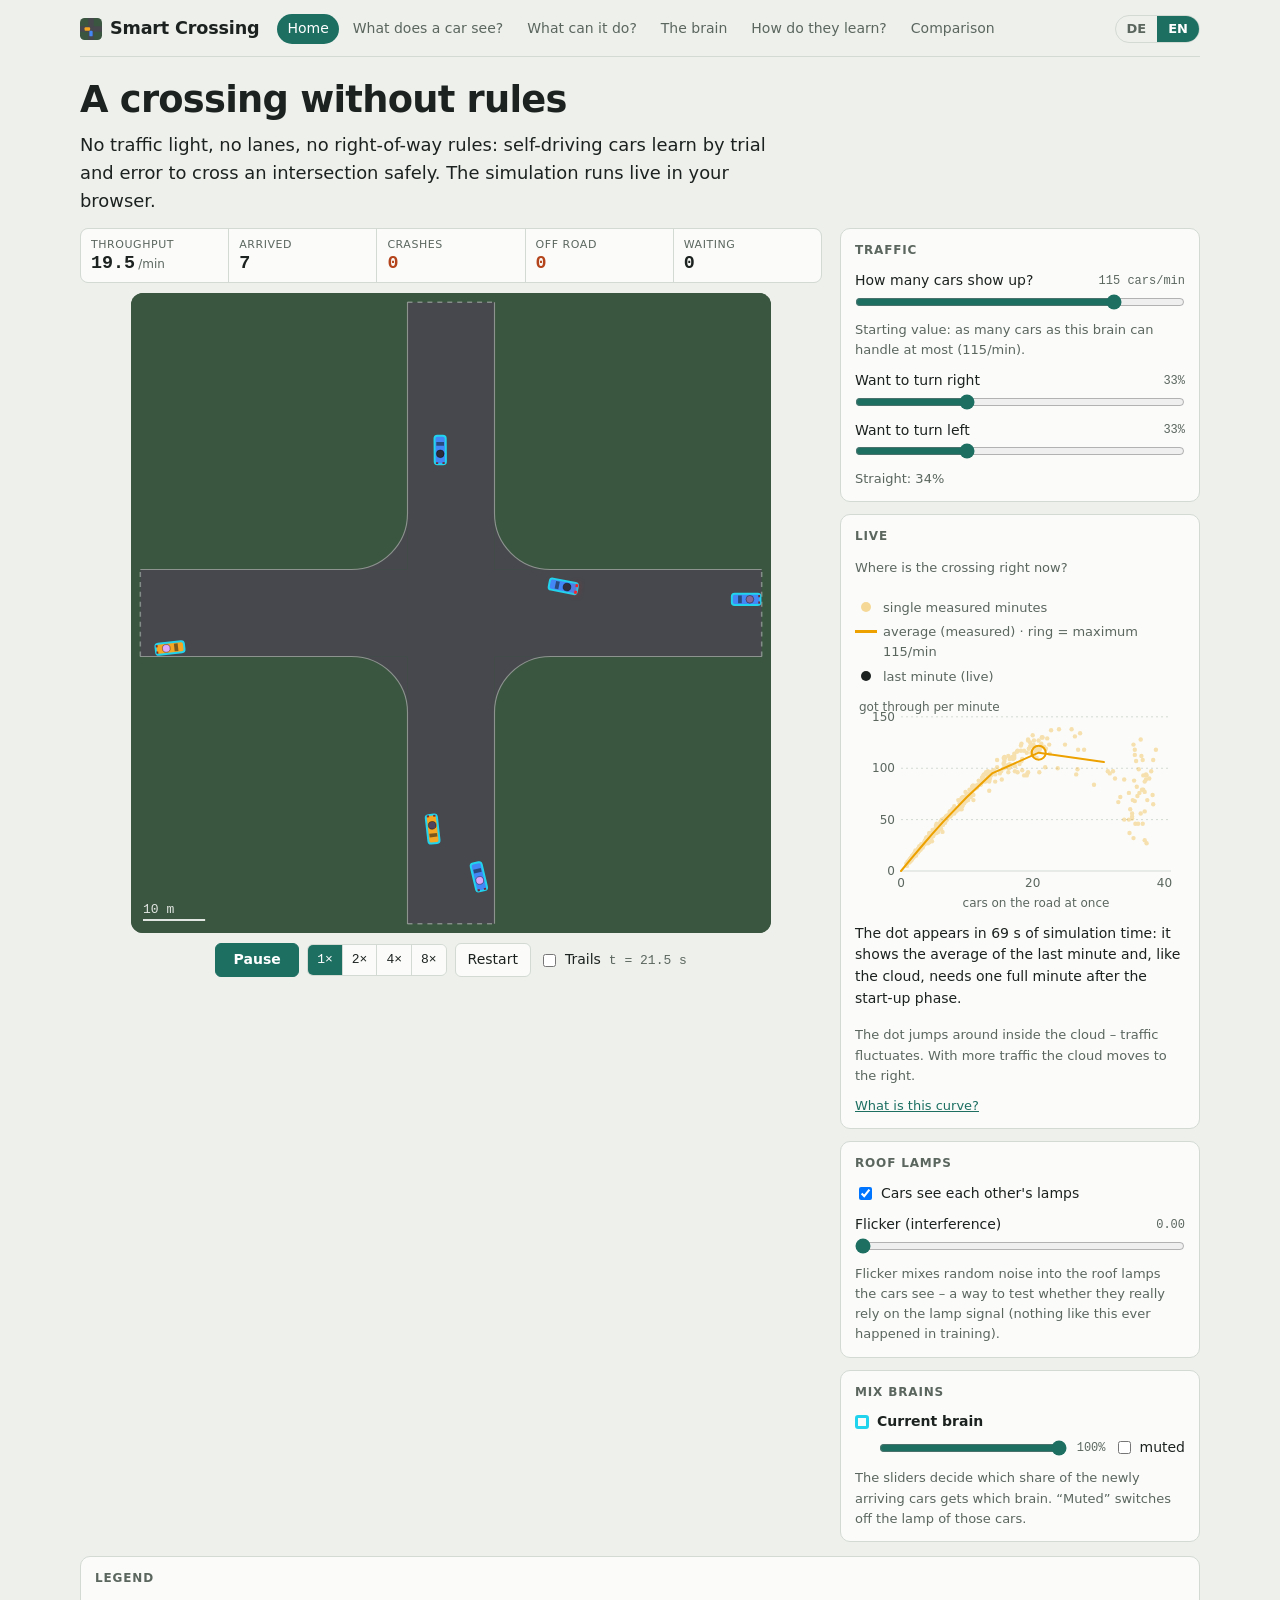
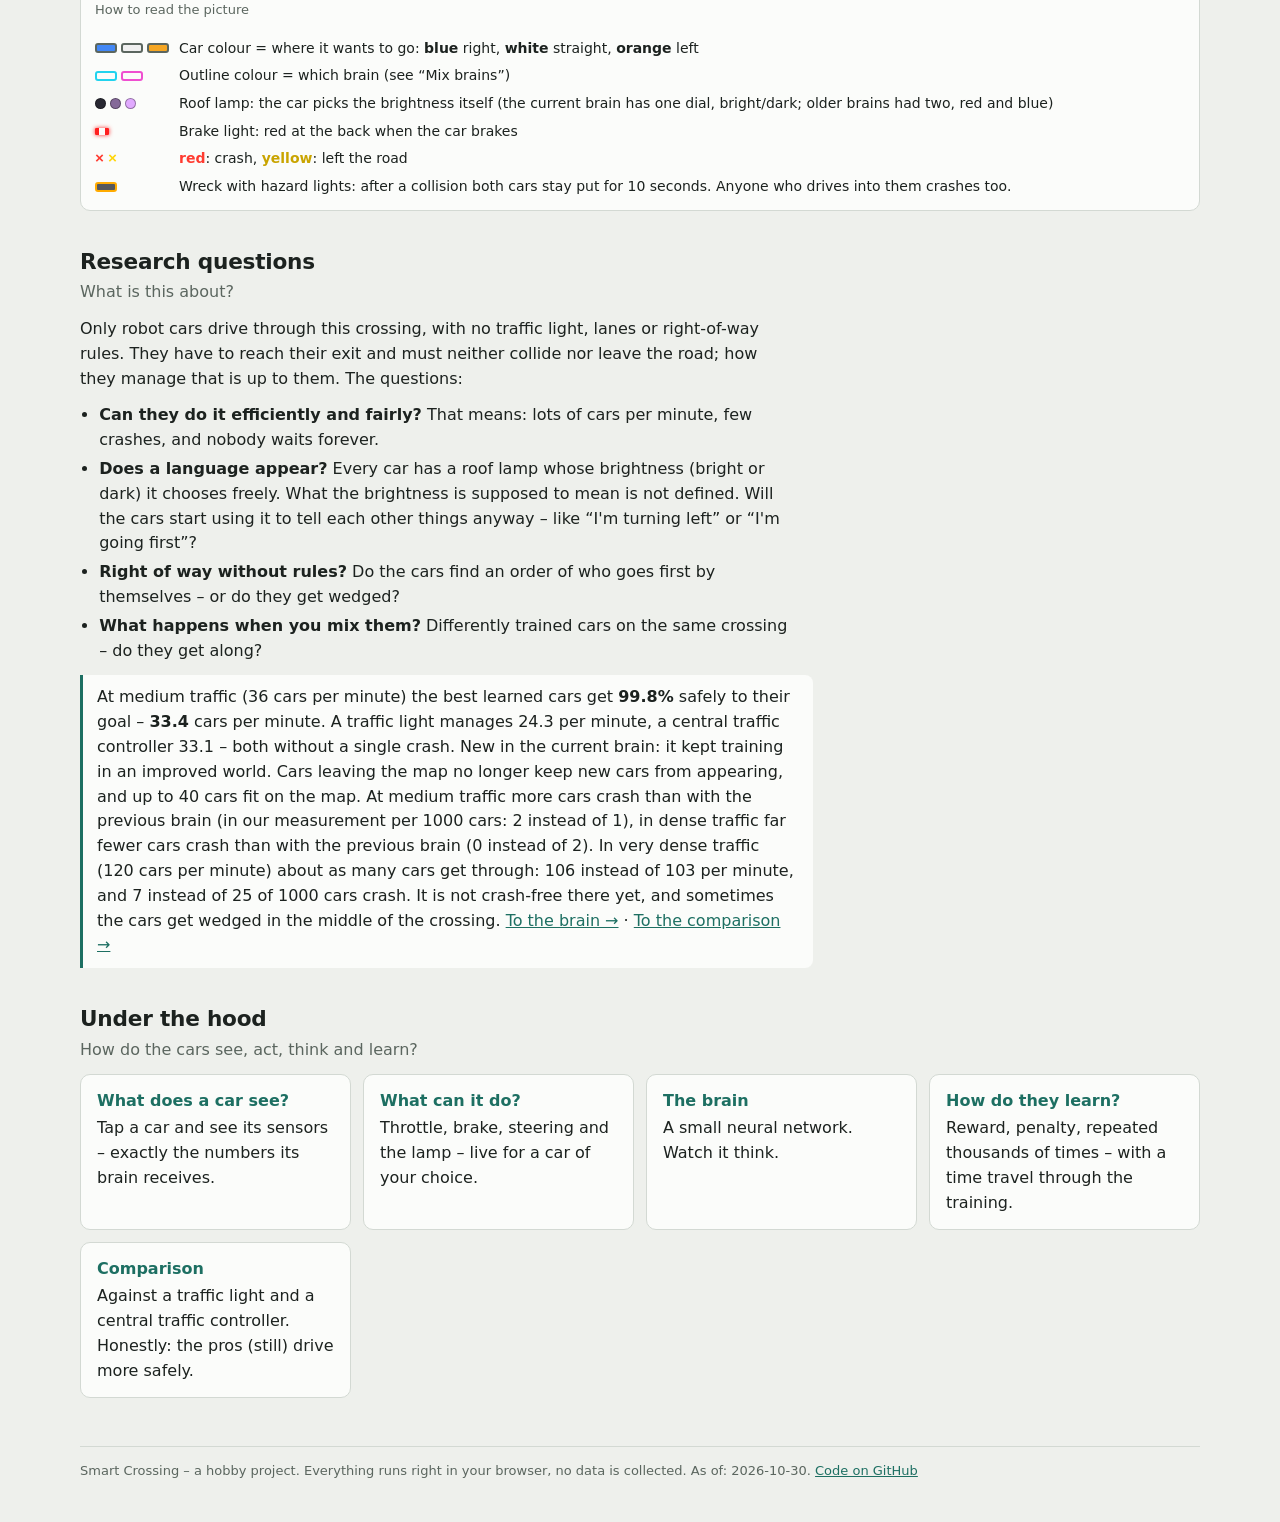
<file: site/public/index.html>
<!doctype html>
<html lang="de">
<head>
<meta charset="utf-8">
<meta name="viewport" content="width=device-width, initial-scale=1, viewport-fit=cover">
<title data-i18n="idx.smart-crossing">Smart Crossing</title>
<meta data-i18n-attr="content=idx.meta-eine-kreuzung-ohne" name="description" content="Eine Kreuzung ohne Ampel, ohne Spuren, ohne Regeln: selbstfahrende Autos lernen, wie man heil durchkommt. Live im Browser.">
<link rel="icon" href="favicon.svg" type="image/svg+xml">
<link rel="stylesheet" href="css/site.css?v=c7766df1">
</head>
<body data-page="start">
<div class="wrap">
<header class="top"><a class="brand" href="index.html"><svg viewBox="0 0 24 24" aria-hidden="true"><rect width="24" height="24" rx="5" fill="#3b5640"/><path d="M9 0h6v24H9zM0 9h24v6H0z" fill="#46484d"/><rect x="5" y="10.2" width="6" height="3.6" rx="1" fill="#f5a623"/><rect x="10.2" y="14" width="3.6" height="6" rx="1" fill="#4287f5"/></svg>Smart Crossing</a><nav class="nav" aria-label="Seiten" data-i18n-attr="aria-label=nav.aria"><a href="index.html" aria-current="page" data-i18n="nav.index">Start</a><a href="sehen.html" data-i18n="nav.sehen">Was sieht ein Auto?</a><a href="tun.html" data-i18n="nav.tun">Was kann es tun?</a><a href="gehirn.html" data-i18n="nav.gehirn">Das Gehirn</a><a href="lernen.html" data-i18n="nav.lernen">Wie lernen sie?</a><a href="vergleich.html" data-i18n="nav.vergleich">Vergleich</a></nav><div class="lang" role="group" aria-label="Sprache / Language"><button type="button" data-lang="de" aria-pressed="true" lang="de">DE</button><button type="button" data-lang="en" aria-pressed="false" lang="en">EN</button></div></header>
<h1 data-i18n="idx.eine-kreuzung-ohne-regeln">Eine Kreuzung ohne Regeln</h1>
<p data-i18n="idx.keine-ampel-keine-fahrspuren" class="lead">Keine Ampel, keine Fahrspuren, keine Vorfahrtsregeln: Selbstfahrende Autos lernen durch Ausprobieren,
eine Kreuzung heil zu überqueren. Die Simulation läuft live in deinem Browser.</p>

<div class="sim-layout">
  <section data-i18n-attr="aria-label=idx.aria-live-simulation" id="stage" aria-label="Live-Simulation"></section>
  <aside class="panel">
    <div class="group">
      <h3 data-i18n="idx.verkehr">Verkehr</h3>
      <div class="ctl"><label data-i18n="idx.wie-viele-autos-kommen" for="demand">Wie viele Autos kommen?</label><output id="demand-o" for="demand"></output>
        <input type="range" id="demand" min="0" max="0.6" step="0.01" value="0.24"></div>
      <p class="hint" id="demand-opt" hidden></p>
      <div class="ctl"><label data-i18n="idx.wollen-rechts-abbiegen" for="pright">Wollen rechts abbiegen</label><output id="pright-o" for="pright"></output>
        <input type="range" id="pright" min="0" max="100" step="1" value="33"></div>
      <div class="ctl"><label data-i18n="idx.wollen-links-abbiegen" for="pleft">Wollen links abbiegen</label><output id="pleft-o" for="pleft"></output>
        <input type="range" id="pleft" min="0" max="100" step="1" value="33"></div>
      <p class="hint" id="pstraight"></p>
    </div>
    <div class="group" id="fd-live">
      <h3 data-i18n="idx.fd-title">Live</h3>
<p class="sub" data-i18n="idx.fd-sub">Wo steht die Kreuzung gerade?</p>
      <div class="chart-legend fd-legend">
        <span><i class="fd-key-cloud"></i><span data-i18n="idx.fd-leg-cloud">einzelne gemessene Minuten</span></span>
        <span><i class="line-key fd-key-line"></i><span class="fd-leg-text"><span data-i18n="idx.fd-leg-line">Durchschnitt (gemessen)</span><span id="fd-max"></span></span></span>
        <span><i class="fd-key-dot"></i><span data-i18n="idx.fd-leg-dot">letzte Minute (live)</span></span>
      </div>
      <div id="fd-mini"></div>
      <p class="fd-now" id="fd-now" aria-live="off"></p>
      <p data-i18n="idx.fd-hint" class="hint">Der Punkt springt innerhalb der Wolke – Verkehr schwankt. Mit mehr Verkehr wandert die Wolke nach rechts.</p>
      <p class="hint"><a data-i18n="idx.fd-link" href="vergleich.html#fundamental">Was ist das für eine Kurve?</a></p>
    </div>
    <div class="group">
      <h3 data-i18n="idx.dachlampen">Dachlampen</h3>
      <label class="toggle"><input type="checkbox" id="sigon" checked> <span data-i18n="idx.autos-sehen-die-lampen">Autos sehen die Lampen der anderen</span></label>
      <div class="ctl"><label data-i18n="idx.flackern-stoerung" for="noise">Flackern (Störung)</label><output id="noise-o" for="noise"></output>
        <input type="range" id="noise" min="0" max="1" step="0.05" value="0"></div>
      <p data-i18n="idx.flackern-mischt-zufaelliges-rauschen" class="hint">Flackern mischt zufälliges Rauschen in die Dachlampen, die die Autos sehen – so lässt sich testen, ob sie sich wirklich auf das Lampensignal verlassen (im Training kam so etwas nie vor).</p>
    </div>
    <div class="group">
      <h3 data-i18n="idx.gehirne-mischen">Gehirne mischen</h3>
      <div id="types"></div>
      <p data-i18n="idx.die-regler-bestimmen-welcher" class="hint">Die Regler bestimmen, welcher Anteil der neu ankommenden Autos welches Gehirn bekommt. „Stumm“ schaltet die Lampe dieser Autos aus.</p>
    </div>
  </aside>
</div>

<div class="group" style="margin-top:6px">
  <h3 data-i18n="idx.so-liest-du-das">Legende</h3>
<p class="sub" data-i18n="idx.legende-sub">So liest du das Bild</p>
  <div class="legend">
    <span class="key"><span class="carkey" style="background:#4287f5"></span><span class="carkey" style="background:#f0f0f0"></span><span class="carkey" style="background:#f5a623"></span></span>
    <span data-i18n="idx.farbe-des-autos-wohin">Farbe des Autos = wohin es will: <b>blau</b> rechts, <b>weiß</b> geradeaus, <b>orange</b> links</span>
    <span class="key"><span class="carkey" style="background:transparent;border-color:#22d3ee"></span><span class="carkey" style="background:transparent;border-color:#ef4fd0"></span></span>
    <span data-i18n="idx.rahmenfarbe-welches-gehirn-siehe">Rahmenfarbe = welches Gehirn (siehe „Gehirne mischen“)</span>
    <span class="key"><span class="lamp" style="background:rgb(40,40,50)"></span><span class="lamp" style="background:rgb(133,105,153)"></span><span class="lamp" style="background:rgb(225,170,255)"></span></span>
    <span data-i18n="idx.dachlampe-helligkeit-waehlt-das">Dachlampe: Helligkeit wählt das Auto selbst (das aktuelle Gehirn hat einen Regler, hell/dunkel; ältere Gehirne hatten zwei, rot und blau)</span>
    <span class="key"><span class="brakekey"></span></span>
    <span data-i18n="idx.bremslicht-hinten-rot-wenn">Bremslicht: hinten rot, wenn das Auto bremst</span>
    <span class="key"><span class="xmark" style="color:#ff3b30">×</span><span class="xmark" style="color:#ffd60a">×</span></span>
    <span data-i18n="idx.rot-unfall-gelb-von"><b style="color:#ff3b30">rot</b>: Unfall, <b style="color:#c9a400">gelb</b>: von der Straße abgekommen</span>
    <span class="key"><span class="carkey" style="background:#55575c;border-color:#ffab00"></span></span>
    <span data-i18n="idx.wrack-mit-warnblinker-nach">Wrack mit Warnblinker: Nach einem Zusammenstoß bleiben beide Autos 10 Sekunden stehen. Wer hineinfährt, hat selbst einen Unfall.</span>
  </div>
</div>

<h2 data-i18n="idx.worum-geht-s">Forschungsfragen</h2>
<p class="sub" data-i18n="idx.worum-sub">Worum geht es hier?</p>
<p data-i18n="idx.stell-dir-vor-an">Hier fahren ausschließlich Roboterautos durch eine Kreuzung, ohne Ampel, Fahrspuren und Vorfahrtsregeln.
Sie müssen an ihrer Ausfahrt ankommen und dürfen weder zusammenstoßen noch von der Straße abkommen; wie sie das schaffen, entscheiden sie selbst.
Die Fragen dazu:</p>
<ul class="plain">
  <li data-i18n="idx.schaffen-sie-das-effizient"><b>Schaffen sie das effizient und fair?</b> Also: viele Autos pro Minute, wenig Unfälle, und niemand muss ewig warten.</li>
  <li data-i18n="idx.entsteht-eine-sprache-jedes"><b>Entsteht eine Sprache?</b> Jedes Auto hat eine Dachlampe, deren Helligkeit (hell oder dunkel) es frei wählt. Was die Helligkeit bedeuten soll, ist nicht festgelegt.
    Fangen die Autos trotzdem an, sich damit etwas mitzuteilen – etwa „ich biege links ab“ oder „ich fahre zuerst“?</li>
  <li data-i18n="idx.vorfahrt-ohne-regeln-finden"><b>Vorfahrt ohne Regeln?</b> Finden die Autos selbst eine Reihenfolge, wer zuerst fährt – oder verkeilen sie sich?</li>
  <li data-i18n="idx.was-passiert-beim-mischen"><b>Was passiert beim Mischen?</b> Verschieden trainierte Autos auf derselben Kreuzung – vertragen sie sich?</li>
</ul>

<div data-i18n="idx.die-autos-lernen-noch" class="note" id="status">Die Autos lernen noch.</div>

<h2 data-i18n="idx.schau-unter-die-haube">Unter der Haube</h2>
<p class="sub" data-i18n="idx.haube-sub">Wie sehen, handeln, denken und lernen die Autos?</p>
<div class="cards">
  <a data-i18n="idx.was-sieht-ein-auto" class="card" href="sehen.html"><b>Was sieht ein Auto?</b>Tippe ein Auto an und sieh seine Sensoren – genau die Zahlen, die sein Gehirn bekommt.</a>
  <a data-i18n="idx.was-kann-es-tun" class="card" href="tun.html"><b>Was kann es tun?</b>Gas, Bremse, Lenkung und die Lampe – live für ein Auto deiner Wahl.</a>
  <a data-i18n="idx.das-gehirn-ein-kleines" class="card" href="gehirn.html"><b>Das Gehirn</b>Ein kleines neuronales Netz. Sieh zu, wie es denkt.</a>
  <a data-i18n="idx.wie-lernen-sie-belohnung" class="card" href="lernen.html"><b>Wie lernen sie?</b>Belohnung, Strafe, tausendfach wiederholt – mit Zeitreise durchs Training.</a>
  <a data-i18n="idx.vergleich-gegen-ampel-und" class="card" href="vergleich.html"><b>Vergleich</b>Gegen Ampel und zentralen Verkehrsrechner. Ehrlich: Die Profis fahren (noch) sicherer.</a>
</div>
<footer data-i18n="footer">Smart Crossing – ein Hobbyprojekt. Alles läuft direkt in deinem Browser, es werden keine Daten gesammelt. Stand: 2026-10-30. <a href="https://github.com/Sipsipl/smartcrossing">Code auf GitHub</a></footer>
</div>
<script src="data/site-data.js?v=c7766df1"></script>
<script src="js/i18n-de.js?v=c7766df1"></script>
<script src="js/i18n-en.js?v=c7766df1"></script>
<script src="js/i18n.js?v=c7766df1"></script>
<script src="js/sim-config.js?v=c7766df1"></script>
<script src="js/sim.js?v=c7766df1"></script>
<script src="js/crossing.js?v=c7766df1"></script>
<script src="js/charts.js?v=c7766df1"></script>
<script src="js/fdwindow.js?v=c7766df1"></script>
<script src="js/pages.js?v=c7766df1"></script>
</body>
</html>
</file>
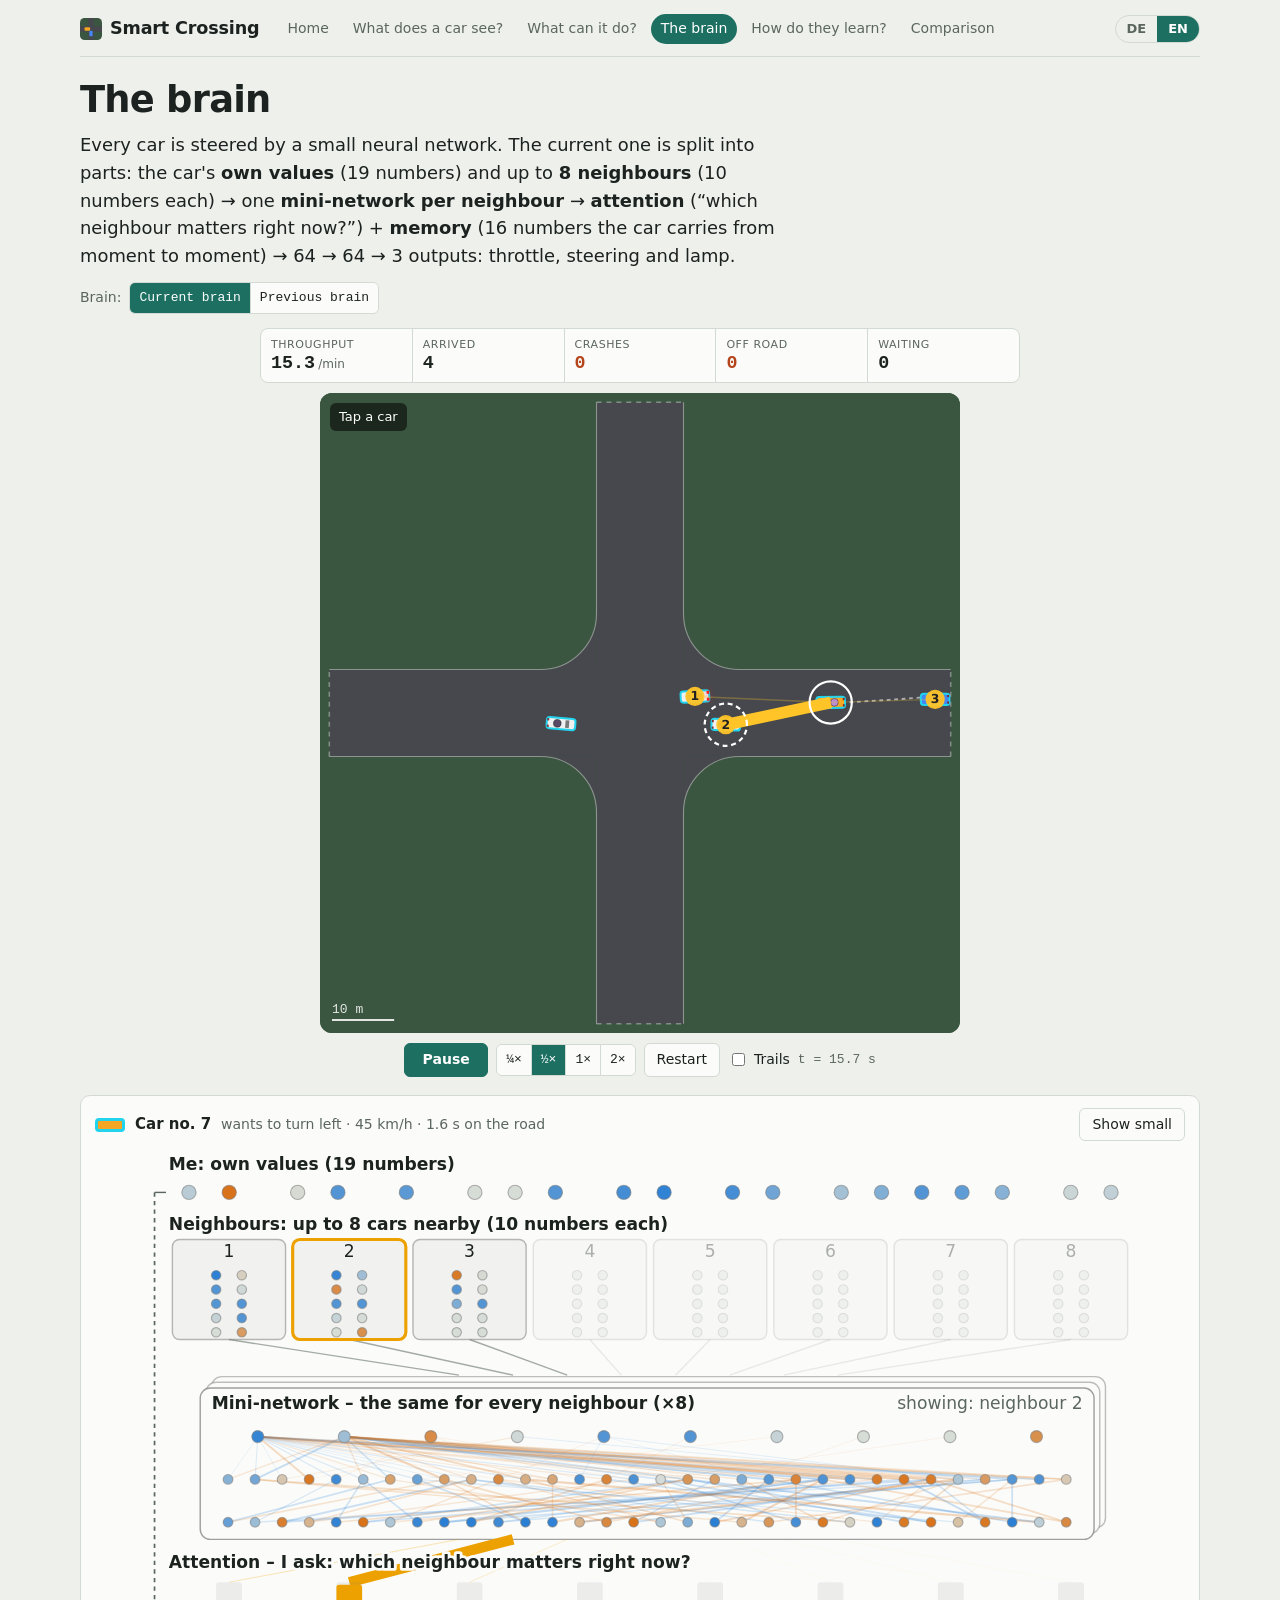
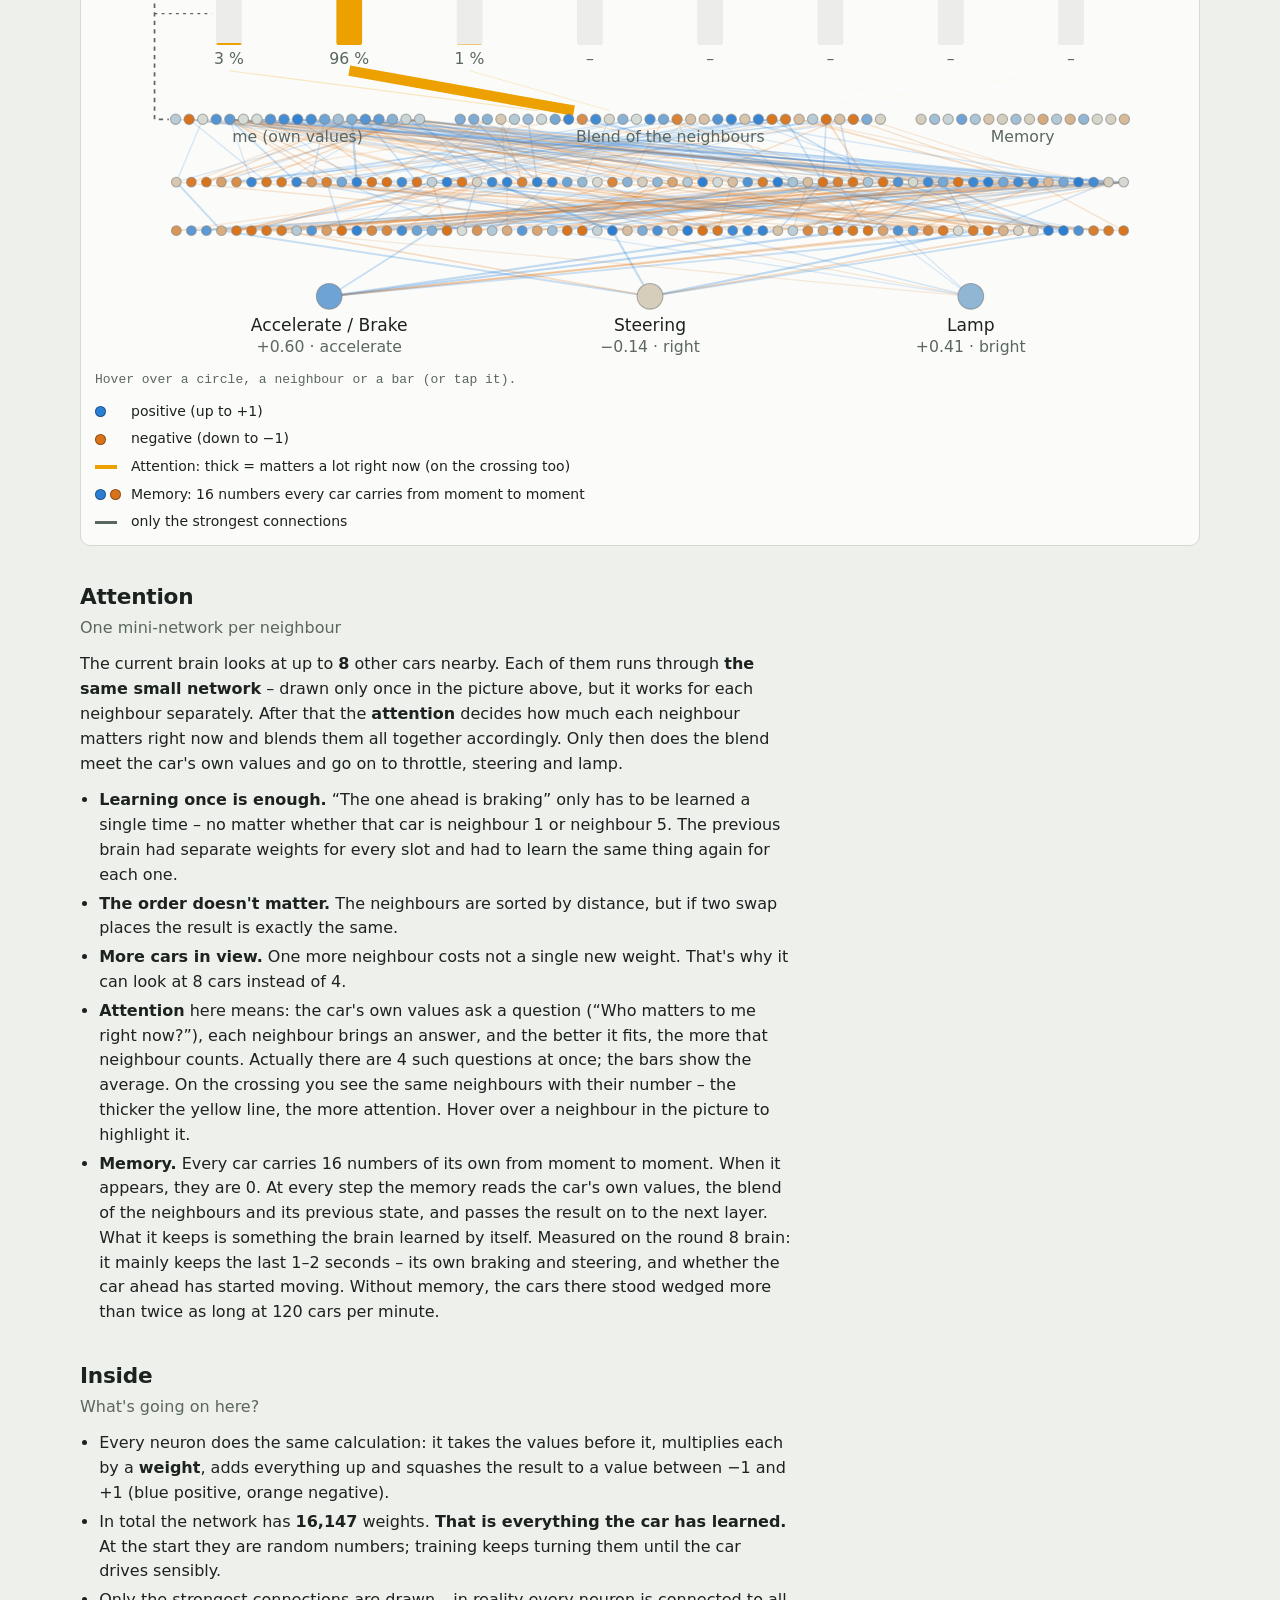
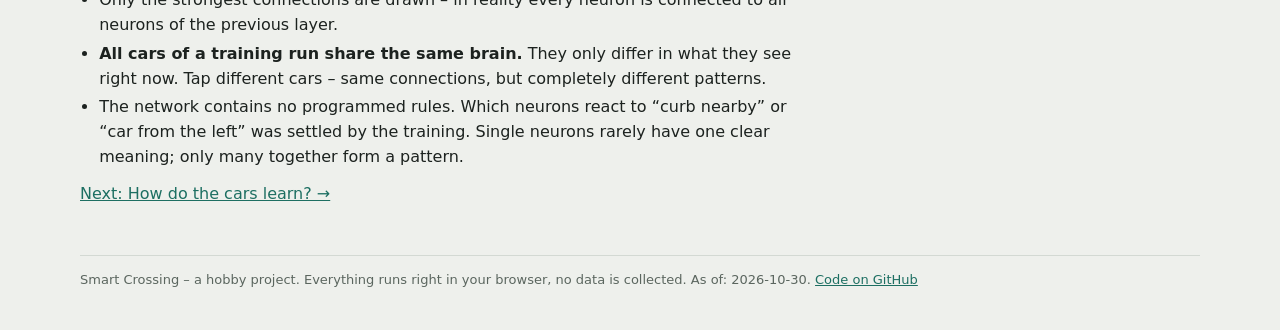
<file: site/public/gehirn.html>
<!doctype html>
<html lang="de">
<head>
<meta charset="utf-8">
<meta name="viewport" content="width=device-width, initial-scale=1, viewport-fit=cover">
<title data-i18n="brain.das-gehirn-smart-crossing">Das Gehirn – Smart Crossing</title>
<meta data-i18n-attr="content=brain.meta-das-neuronale-netz" name="description" content="Das neuronale Netz eines selbstfahrenden Autos, live beim Denken.">
<link rel="icon" href="favicon.svg" type="image/svg+xml">
<link rel="stylesheet" href="css/site.css?v=c7766df1">
</head>
<body data-page="gehirn">
<div class="wrap">
<header class="top"><a class="brand" href="index.html"><svg viewBox="0 0 24 24" aria-hidden="true"><rect width="24" height="24" rx="5" fill="#3b5640"/><path d="M9 0h6v24H9zM0 9h24v6H0z" fill="#46484d"/><rect x="5" y="10.2" width="6" height="3.6" rx="1" fill="#f5a623"/><rect x="10.2" y="14" width="3.6" height="6" rx="1" fill="#4287f5"/></svg>Smart Crossing</a><nav class="nav" aria-label="Seiten" data-i18n-attr="aria-label=nav.aria"><a href="index.html" data-i18n="nav.index">Start</a><a href="sehen.html" data-i18n="nav.sehen">Was sieht ein Auto?</a><a href="tun.html" data-i18n="nav.tun">Was kann es tun?</a><a href="gehirn.html" aria-current="page" data-i18n="nav.gehirn">Das Gehirn</a><a href="lernen.html" data-i18n="nav.lernen">Wie lernen sie?</a><a href="vergleich.html" data-i18n="nav.vergleich">Vergleich</a></nav><div class="lang" role="group" aria-label="Sprache / Language"><button type="button" data-lang="de" aria-pressed="true" lang="de">DE</button><button type="button" data-lang="en" aria-pressed="false" lang="en">EN</button></div></header>
<h1 data-i18n="brain.das-gehirn">Das Gehirn</h1>
<p data-i18n="brain.jedes-auto-wird-von" class="lead" id="brain-lead">Jedes Auto wird von einem kleinen neuronalen Netz gesteuert: <span id="brain-sizes">48 Eingänge → 32 → 32 → 4 Ausgänge</span>.
Links kommen die Sensorwerte rein, rechts kommen Gas, Lenkung und Lampe raus. Dazwischen: zwei Schichten „Neuronen“.</p>

<div class="brain-pick" id="brain-pick-box" hidden><span data-i18n="brain.gehirn" class="muted small">Gehirn:</span> <div data-i18n-attr="aria-label=brain.aria-welches-gehirn" class="seg" role="radiogroup" aria-label="Welches Gehirn" id="brain-pick"></div></div>

<div class="sim-layout wide-panel big" id="brain-layout">
  <section data-i18n-attr="aria-label=brain.aria-live-simulation" id="stage" aria-label="Live-Simulation"></section>
  <aside class="panel">
    <div class="group" id="brainnote">
      <div class="brain-head"><div id="selhead"></div><button data-i18n="brain.klein-anzeigen" type="button" class="btn" id="brain-big" aria-pressed="true">Klein anzeigen</button></div>
      <div class="brain-box"><canvas data-i18n-attr="aria-label=brain.aria-netzdiagramm-mit-live" id="net" aria-label="Netzdiagramm mit Live-Aktivierungen"></canvas><div id="setnet" hidden></div></div>
      <div data-i18n="brain.fahre-mit-der-maus" class="tip" id="tip">Fahre mit der Maus über einen Kreis (oder tippe darauf).</div>
      <div class="legend small">
        <span class="key"><span class="lamp" style="background:var(--pos)"></span></span><span data-i18n="brain.positiv-bis">positiv (bis +1)</span>
        <span class="key"><span class="lamp" style="background:var(--neg)"></span></span><span data-i18n="brain.negativ-bis">negativ (bis −1)</span>
        <span class="key" data-set-only hidden><span class="line-key" style="border-color:var(--c4);border-top-width:4px"></span></span><span data-i18n="brain.aufmerksamkeit-dick-zaehlt-gerade" data-set-only hidden>Aufmerksamkeit: dick = zählt gerade viel (auch in der Kreuzung)</span>
        <span class="key" data-mem-only hidden><span class="lamp" style="background:var(--pos)"></span><span class="lamp" style="background:var(--neg)"></span></span><span data-i18n="brain.legende-gedaechtnis" data-mem-only hidden>Gedächtnis: <span data-hm>16</span> Zahlen, die jedes Auto von Augenblick zu Augenblick mitnimmt</span>
        <span class="key"><span class="line-key" style="border-color:var(--muted)"></span></span><span data-i18n="brain.nur-die-staerksten-verbindungen">nur die stärksten Verbindungen</span>
      </div>
    </div>
  </aside>
</div>

<section id="set-explain" hidden>
<h2 data-i18n="brain.warum-ein-mini-netz">Aufmerksamkeit</h2>
<p class="sub" data-i18n="brain.mini-sub">Ein Mini-Netz für jeden Nachbarn</p>
<p data-i18n="brain.das-aktuelle-gehirn-schaut">Das aktuelle Gehirn schaut auf bis zu <b data-k>8</b> andere Autos in der Nähe. Jedes davon läuft durch <b>dasselbe kleine Netz</b> – oben im Bild nur einmal
gezeichnet, aber es arbeitet für jeden Nachbarn einzeln. Danach entscheidet die <b>Aufmerksamkeit</b>, wie viel jeder Nachbar gerade zählt, und mischt alle entsprechend zusammen.
Erst dann kommt die Mischung mit den eigenen Werten zusammen und es geht weiter zu Gas, Lenkung und Lampe.</p>
<ul class="plain">
  <li data-i18n="brain.einmal-lernen-reicht-der"><b>Einmal lernen reicht.</b> „Der vor mir bremst“ muss das Gehirn nur ein einziges Mal lernen – egal, ob dieses Auto gerade Nachbar 1 oder Nachbar 5 ist.
    Das vorherige Gehirn hatte für jeden Platz eigene Gewichte und musste dasselbe für jeden Platz extra lernen.</li>
  <li data-i18n="brain.die-reihenfolge-ist-egal"><b>Die Reihenfolge ist egal.</b> Die Nachbarn sind zwar nach Abstand sortiert, aber tauschen zwei die Plätze, kommt genau dasselbe heraus.</li>
  <li data-i18n="brain.mehr-autos-im-blick"><b>Mehr Autos im Blick.</b> Ein weiterer Nachbar kostet kein einziges neues Gewicht. Deshalb kann es <span data-k>8</span> statt 4 Autos ansehen.</li>
  <li data-i18n="brain.aufmerksamkeit-heisst-hier-die"><b>Aufmerksamkeit</b> heißt hier: Die eigenen Werte stellen eine Frage („Wer ist für mich gerade wichtig?“), jeder Nachbar bringt eine Antwort mit,
    und je besser die passt, desto mehr zählt er. Eigentlich sind es <span data-heads>4</span> solche Fragen gleichzeitig; die Balken zeigen den Durchschnitt.
    In der Kreuzung siehst du dieselben Nachbarn mit Nummer – je dicker die gelbe Linie, desto mehr Aufmerksamkeit. Fahre über einen Nachbarn im Bild, um ihn zu markieren.</li>
  <li data-i18n="brain.gedaechtnis-li" data-mem-only hidden><b>Gedächtnis.</b> Jedes Auto trägt <span data-hm>16</span> eigene Zahlen von Augenblick zu Augenblick weiter. Wenn es auftaucht, stehen sie auf 0.
    Bei jedem Schritt liest das Gedächtnis die eigenen Werte, die Mischung der Nachbarn und seinen vorigen Stand und gibt das Ergebnis mit in die nächste Schicht.
    Was es sich merkt, hat das Gehirn selbst gelernt. Gemessen beim Gehirn aus Runde 8: Es merkt sich vor allem die letzten 1–2 Sekunden – eigenes Bremsen und Lenken, und ob der Vordermann losgefahren ist. Ohne Gedächtnis standen die Autos dort bei 120 Autos pro Minute mehr als doppelt so lange verkeilt.</li>
</ul>
</section>

<h2 data-i18n="brain.was-passiert-da">Im Inneren</h2>
<p class="sub" data-i18n="brain.innen-sub">Was passiert da?</p>
<ul class="plain">
  <li data-i18n="brain.jedes-neuron-rechnet-dasselbe">Jedes Neuron rechnet dasselbe: Es nimmt die Werte davor, multipliziert jeden mit einem <b>Gewicht</b>, zählt alles zusammen und
    drückt das Ergebnis auf einen Wert zwischen −1 und +1 (blau positiv, orange negativ).</li>
  <li data-i18n="brain.insgesamt-hat-das-netz">Insgesamt hat das Netz <b id="brain-params">2 788</b> Gewichte. <b>Das ist alles, was das Auto gelernt hat.</b> Am Anfang sind es Zufallszahlen;
    das Training dreht so lange an ihnen, bis das Auto vernünftig fährt.</li>
  <li data-i18n="brain.gezeichnet-sind-nur-die">Gezeichnet sind nur die stärksten Verbindungen – in Wahrheit hängt jedes Neuron an allen der vorigen Schicht.</li>
  <li data-i18n="brain.alle-autos-eines-trainingslaufs"><b>Alle Autos eines Trainingslaufs teilen dasselbe Gehirn.</b> Sie unterscheiden sich nur darin, was sie gerade sehen. Tippe verschiedene Autos an –
    gleiche Verbindungen, aber ganz andere Muster.</li>
  <li data-i18n="brain.niemand-hat-dem-netz">Im Netz stehen keine einprogrammierten Regeln. Welche Neuronen auf „Bordstein in der Nähe“ oder „Auto von links“ reagieren, hat das Training festgelegt.
    Einzelne Neuronen haben dabei selten eine eindeutige Bedeutung; erst viele zusammen bilden ein Muster.</li>
</ul>
<p><a data-i18n="brain.weiter-wie-lernen-die" href="lernen.html">Weiter: Wie lernen die Autos? →</a></p>
<footer data-i18n="footer">Smart Crossing – ein Hobbyprojekt. Alles läuft direkt in deinem Browser, es werden keine Daten gesammelt. Stand: 2026-10-30. <a href="https://github.com/Sipsipl/smartcrossing">Code auf GitHub</a></footer>
</div>
<script src="data/site-data.js?v=c7766df1"></script>
<script src="js/i18n-de.js?v=c7766df1"></script>
<script src="js/i18n-en.js?v=c7766df1"></script>
<script src="js/i18n.js?v=c7766df1"></script>
<script src="js/sim-config.js?v=c7766df1"></script>
<script src="js/sim.js?v=c7766df1"></script>
<script src="js/crossing.js?v=c7766df1"></script>
<script src="js/brain.js?v=c7766df1"></script>
<script src="js/pages.js?v=c7766df1"></script>
</body>
</html>
</file>
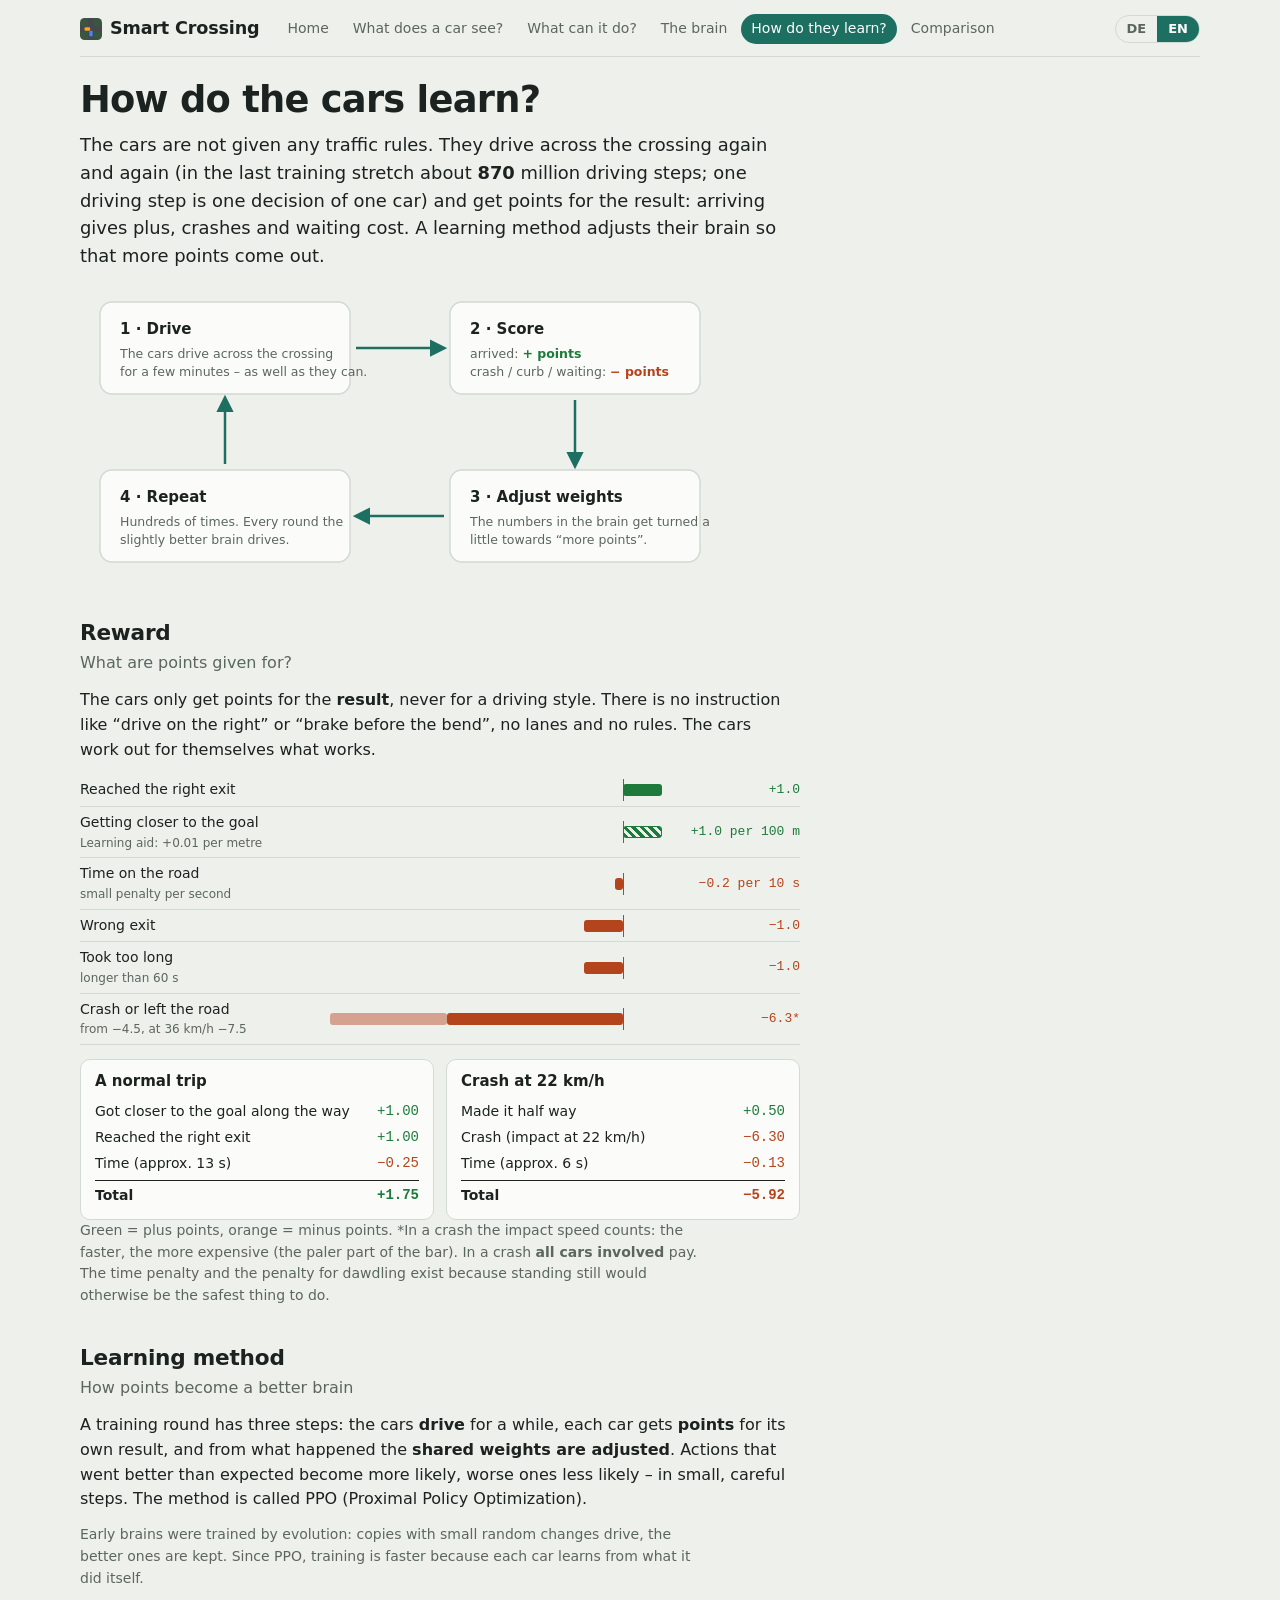
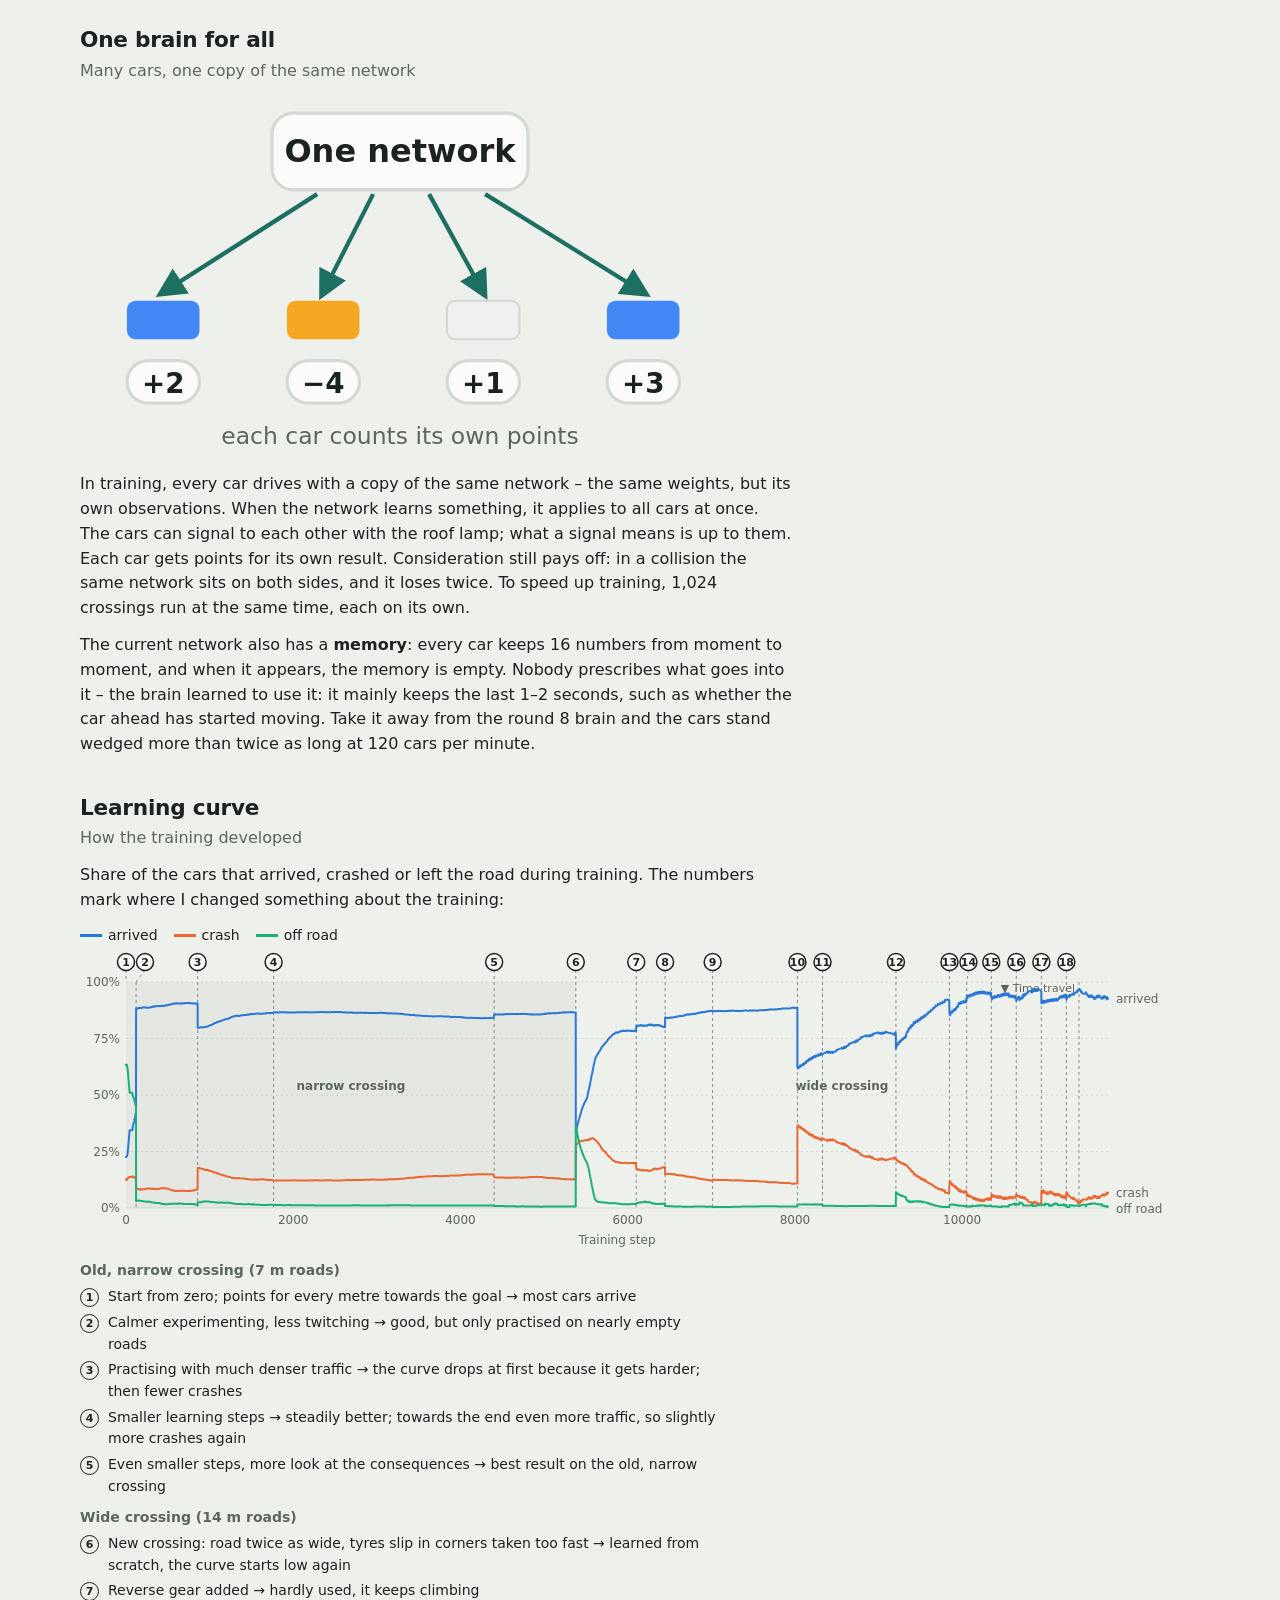
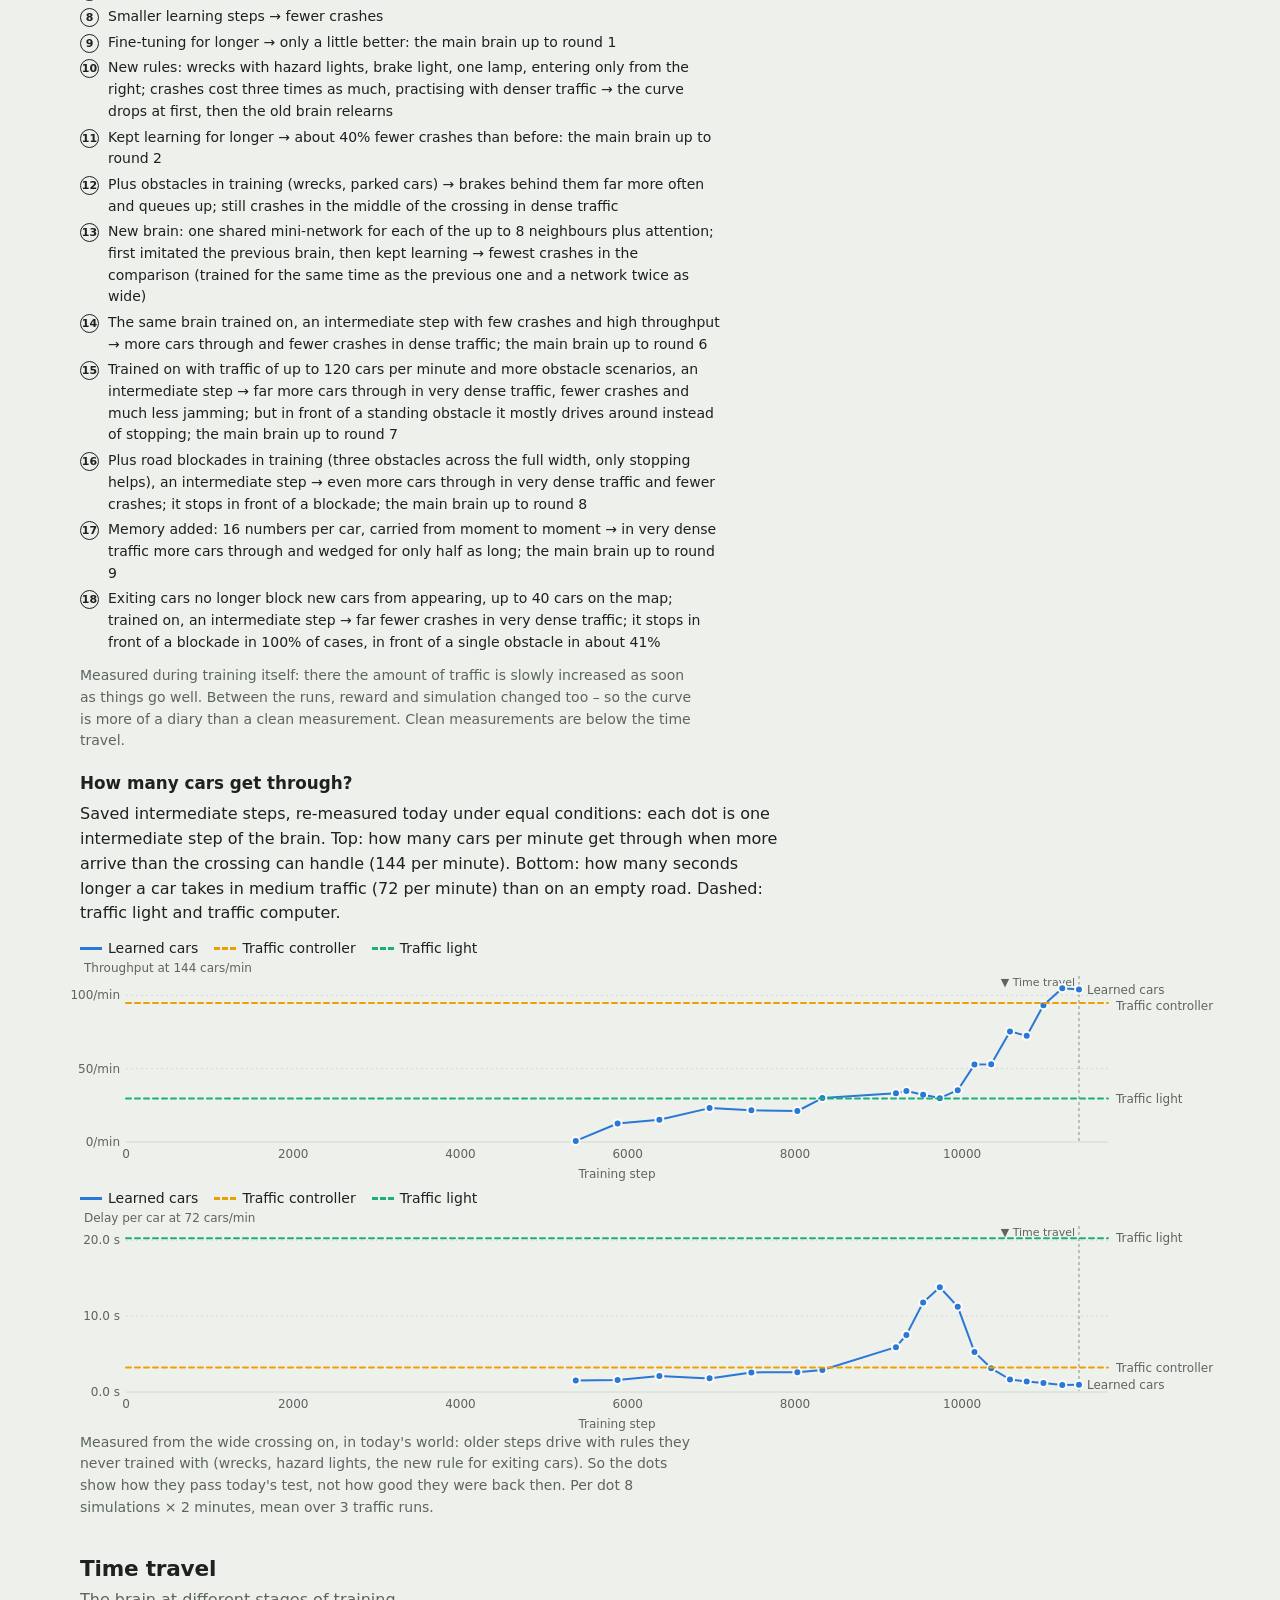
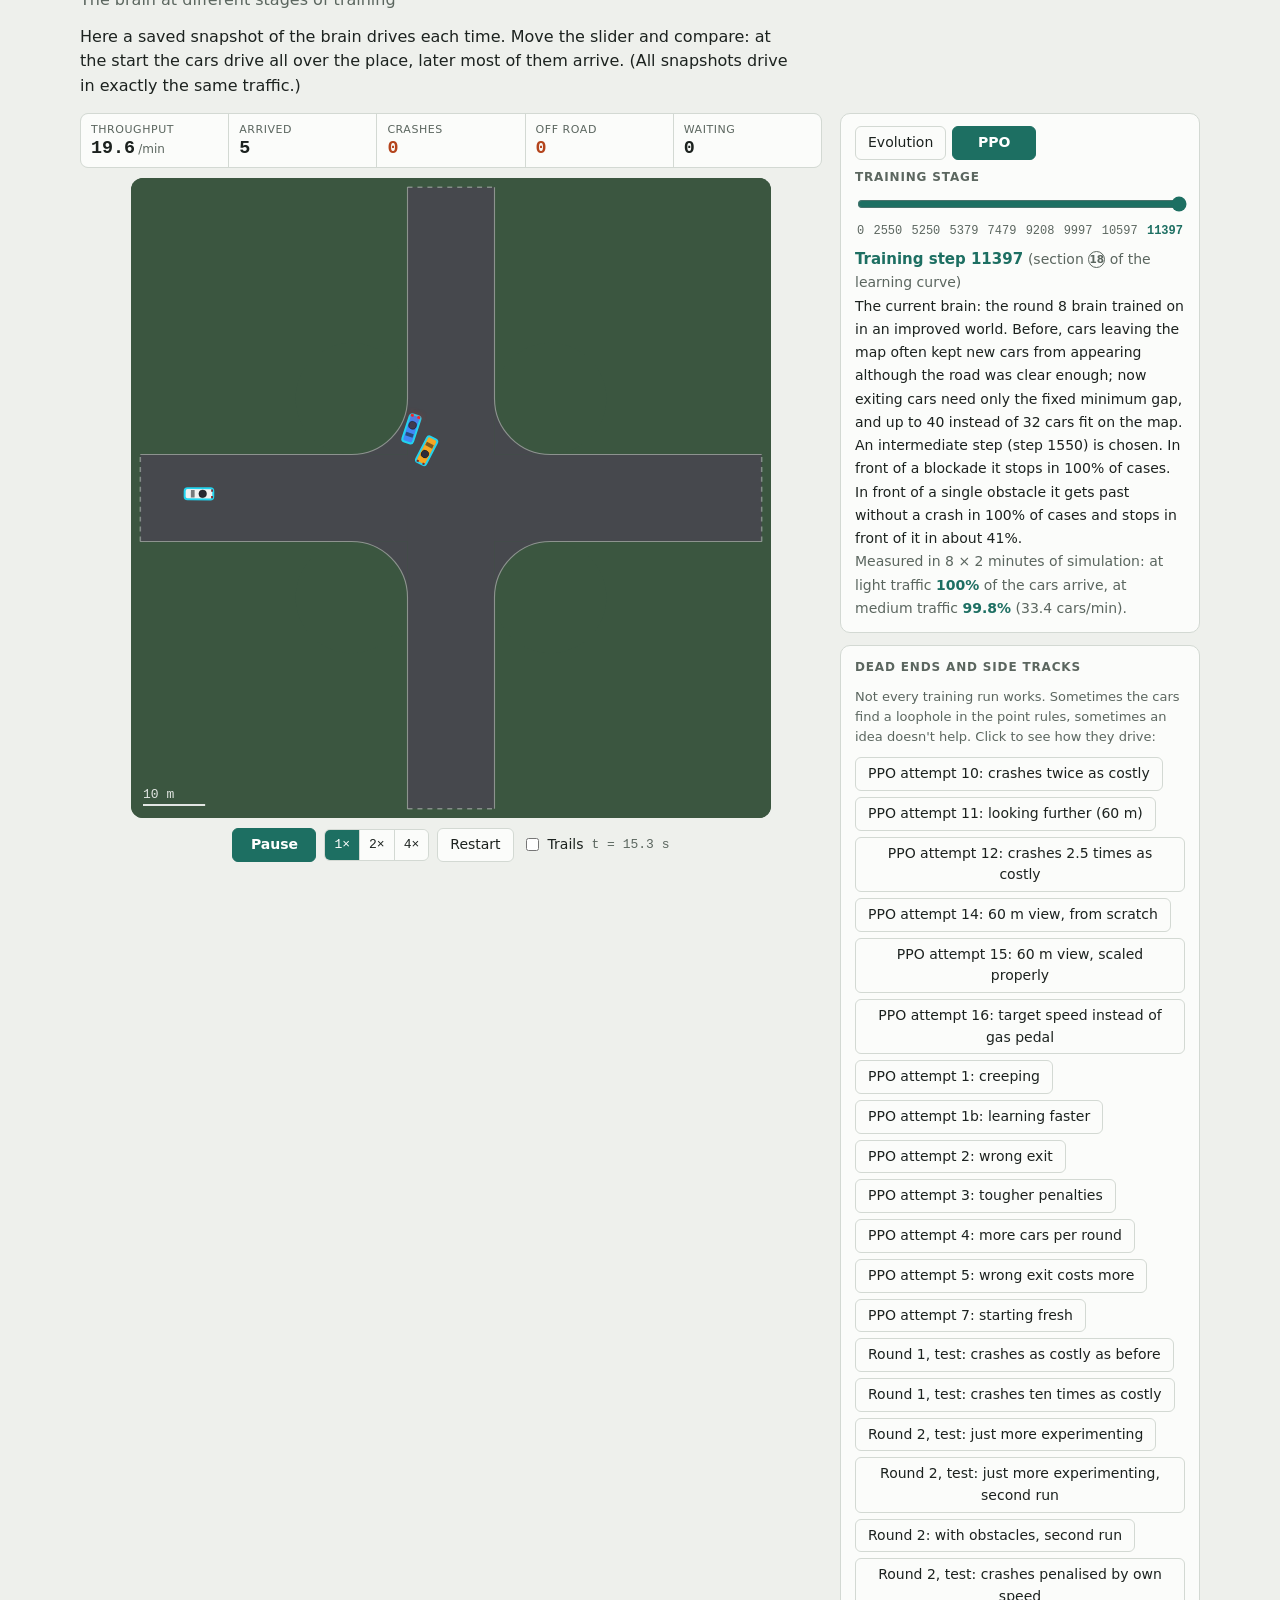
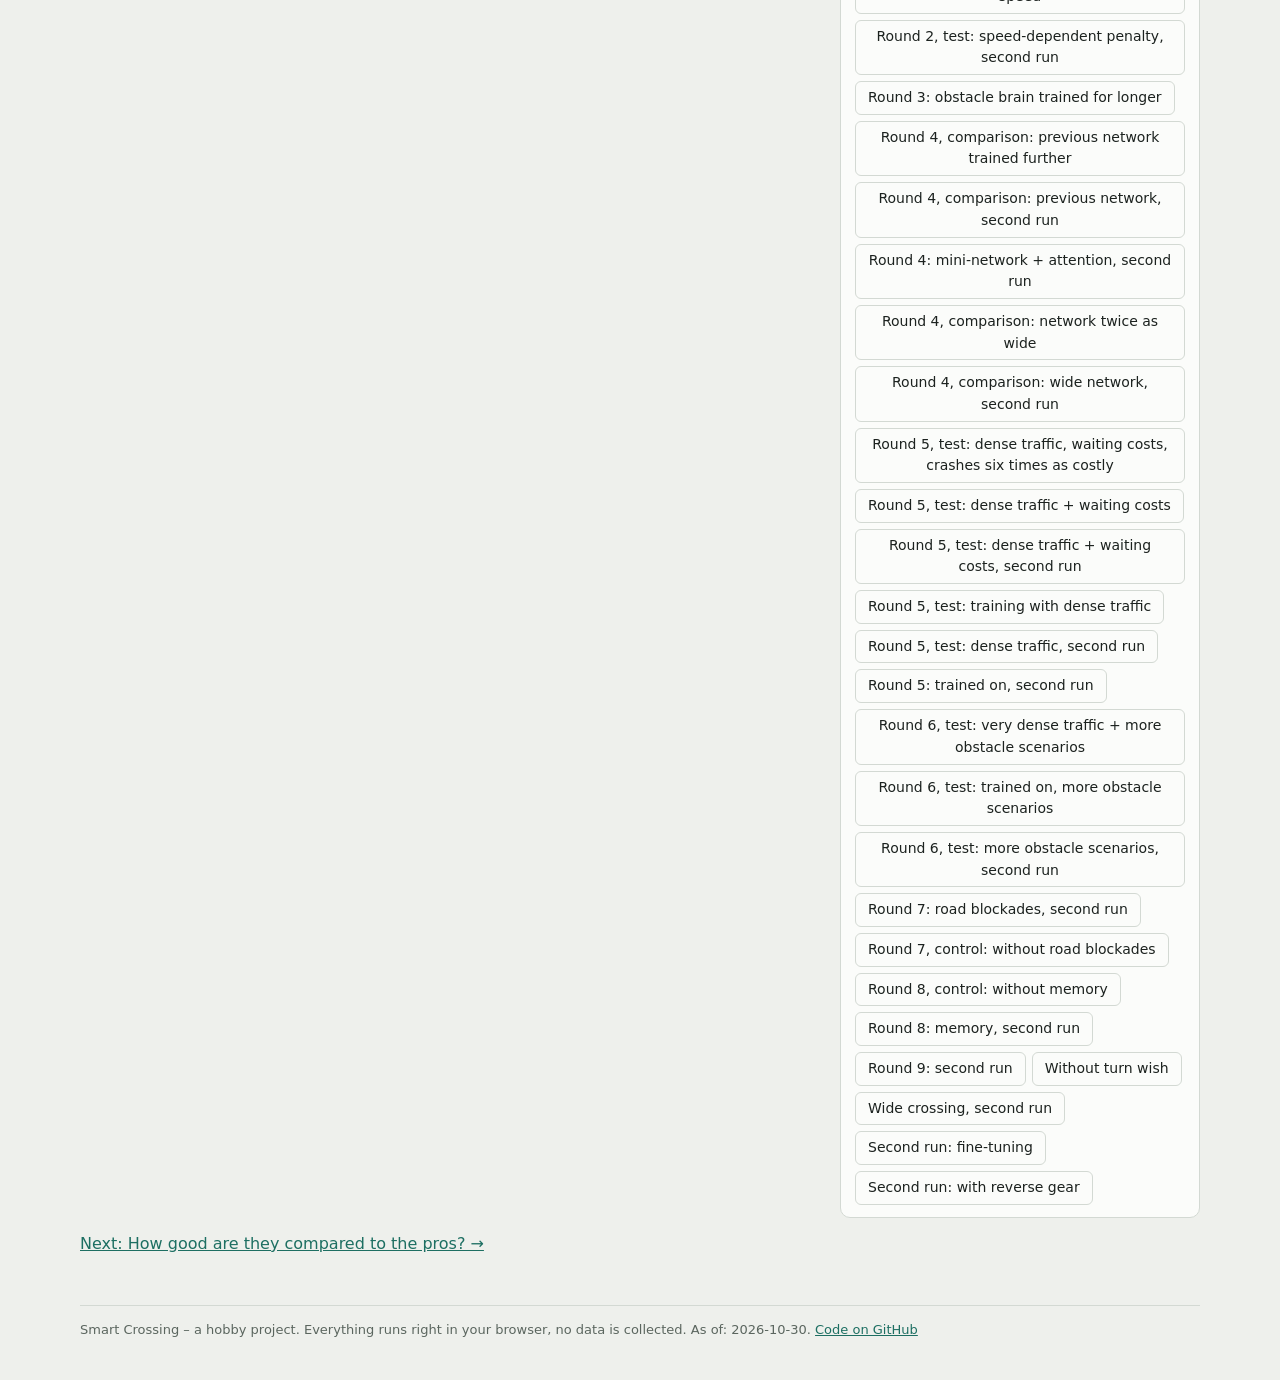
<file: site/public/lernen.html>
<!doctype html>
<html lang="de">
<head>
<meta charset="utf-8">
<meta name="viewport" content="width=device-width, initial-scale=1, viewport-fit=cover">
<title data-i18n="learn.wie-lernen-die-autos">Wie lernen die Autos? – Smart Crossing</title>
<meta data-i18n-attr="content=learn.meta-belohnung-strafe-wiederholung" name="description" content="Belohnung, Strafe, Wiederholung: wie selbstfahrende Autos durch Evolution und PPO lernen – mit Zeitreise durchs Training.">
<link rel="icon" href="favicon.svg" type="image/svg+xml">
<link rel="stylesheet" href="css/site.css?v=c7766df1">
</head>
<body data-page="lernen">
<svg width="0" height="0" style="position:absolute" aria-hidden="true"><defs><marker id="ah" viewBox="0 0 10 10" refX="7" refY="5" markerWidth="7" markerHeight="7" orient="auto-start-reverse"><path d="M0,0 L10,5 L0,10 z" fill="var(--accent)"/></marker></defs></svg>
<div class="wrap">
<header class="top"><a class="brand" href="index.html"><svg viewBox="0 0 24 24" aria-hidden="true"><rect width="24" height="24" rx="5" fill="#3b5640"/><path d="M9 0h6v24H9zM0 9h24v6H0z" fill="#46484d"/><rect x="5" y="10.2" width="6" height="3.6" rx="1" fill="#f5a623"/><rect x="10.2" y="14" width="3.6" height="6" rx="1" fill="#4287f5"/></svg>Smart Crossing</a><nav class="nav" aria-label="Seiten" data-i18n-attr="aria-label=nav.aria"><a href="index.html" data-i18n="nav.index">Start</a><a href="sehen.html" data-i18n="nav.sehen">Was sieht ein Auto?</a><a href="tun.html" data-i18n="nav.tun">Was kann es tun?</a><a href="gehirn.html" data-i18n="nav.gehirn">Das Gehirn</a><a href="lernen.html" aria-current="page" data-i18n="nav.lernen">Wie lernen sie?</a><a href="vergleich.html" data-i18n="nav.vergleich">Vergleich</a></nav><div class="lang" role="group" aria-label="Sprache / Language"><button type="button" data-lang="de" aria-pressed="true" lang="de">DE</button><button type="button" data-lang="en" aria-pressed="false" lang="en">EN</button></div></header>
<h1 data-i18n="learn.wie-lernen-die-autos-2">Wie lernen die Autos?</h1>
<p data-i18n="learn.niemand-bringt-den-autos" class="lead">Die Autos bekommen keine Verkehrsregeln. Sie fahren immer wieder über die Kreuzung<span id="train-steps-part"> (im letzten Trainingsstrang rund <b id="train-steps"></b> Millionen Fahrschritte; ein Fahrschritt ist eine Entscheidung eines Autos)</span>
und bekommen Punkte für das Ergebnis: Ankommen gibt Plus, Unfall und Warten kosten. Ein Lernverfahren passt ihr Gehirn so an, dass mehr Punkte herauskommen.</p>

<svg data-i18n-attr="aria-label=learn.aria-lernschleife-fahren-bewerten" class="diagram wide-only" viewBox="0 0 640 300" role="img" aria-label="Lernschleife: fahren, bewerten, Gewichte anpassen, wiederholen">
  
  <rect class="box" x="20" y="20" width="250" height="92" rx="12"/>
  <text x="40" y="52"><tspan data-i18n="learn.fahren" font-weight="700">1 · Fahren</tspan></text>
  <text data-i18n="learn.die-autos-fahren-ein" class="sub" x="40" y="76">Die Autos fahren ein paar Minuten</text>
  <text data-i18n="learn.ueber-die-kreuzung-so" class="sub" x="40" y="94">über die Kreuzung – so gut sie eben können.</text>
  <rect class="box" x="370" y="20" width="250" height="92" rx="12"/>
  <text x="390" y="52"><tspan data-i18n="learn.bewerten" font-weight="700">2 · Bewerten</tspan></text>
  <text data-i18n="learn.angekommen-punkte" class="sub" x="390" y="76">angekommen: <tspan fill="var(--good)" font-weight="700">+ Punkte</tspan></text>
  <text data-i18n="learn.unfall-bordstein-warten-punkte" class="sub" x="390" y="94">Unfall / Bordstein / Warten: <tspan fill="var(--warn)" font-weight="700">− Punkte</tspan></text>
  <rect class="box" x="370" y="188" width="250" height="92" rx="12"/>
  <text x="390" y="220"><tspan data-i18n="learn.gewichte-anpassen" font-weight="700">3 · Gewichte anpassen</tspan></text>
  <text data-i18n="learn.die-zahlen-im-gehirn" class="sub" x="390" y="244">Die Zahlen im Gehirn werden ein kleines</text>
  <text data-i18n="learn.stueck-in-richtung-mehr" class="sub" x="390" y="262">Stück in Richtung „mehr Punkte“ gedreht.</text>
  <rect class="box" x="20" y="188" width="250" height="92" rx="12"/>
  <text x="40" y="220"><tspan data-i18n="learn.wiederholen" font-weight="700">4 · Wiederholen</tspan></text>
  <text data-i18n="learn.hunderte-male-jede-runde" class="sub" x="40" y="244">Hunderte Male. Jede Runde fährt</text>
  <text data-i18n="learn.das-etwas-bessere-gehirn" class="sub" x="40" y="262">das etwas bessere Gehirn.</text>
  <path class="arrow" d="M276 66 H362" marker-end="url(#ah)"/>
  <path class="arrow" d="M495 118 V182" marker-end="url(#ah)"/>
  <path class="arrow" d="M364 234 H278" marker-end="url(#ah)"/>
  <path class="arrow" d="M145 182 V118" marker-end="url(#ah)"/>
</svg>

<svg data-i18n-attr="aria-label=learn.aria-lernschleife-fahren-bewerten-2" class="diagram narrow-only" viewBox="0 0 320 470" role="img" aria-label="Lernschleife: fahren, bewerten, Gewichte anpassen, wiederholen">
<rect class="box" x="10" y="10" width="260" height="84" rx="12"/><text x="26" y="40"><tspan data-i18n="learn.fahren-2" font-weight="700">1 · Fahren</tspan></text><text data-i18n="learn.die-autos-fahren-ein-2" class="sub" x="26" y="64">Die Autos fahren ein paar Minuten</text><text data-i18n="learn.ueber-die-kreuzung" class="sub" x="26" y="82">über die Kreuzung.</text>
<path class="arrow" d="M140 98 V119" marker-end="url(#ah)"/>
<rect class="box" x="10" y="125" width="260" height="84" rx="12"/><text x="26" y="155"><tspan data-i18n="learn.bewerten-2" font-weight="700">2 · Bewerten</tspan></text><text data-i18n="learn.angekommen-punkte-2" class="sub" x="26" y="179">angekommen: <tspan fill="var(--good)" font-weight="700">+ Punkte</tspan></text><text data-i18n="learn.unfall-bordstein-warten" class="sub" x="26" y="197">Unfall/Bordstein/Warten: <tspan fill="var(--warn)" font-weight="700">−</tspan></text>
<path class="arrow" d="M140 213 V234" marker-end="url(#ah)"/>
<rect class="box" x="10" y="240" width="260" height="84" rx="12"/><text x="26" y="270"><tspan data-i18n="learn.gewichte-anpassen-2" font-weight="700">3 · Gewichte anpassen</tspan></text><text data-i18n="learn.die-zahlen-im-gehirn-2" class="sub" x="26" y="294">Die Zahlen im Gehirn ein Stück</text><text data-i18n="learn.richtung-mehr-punkte-drehen" class="sub" x="26" y="312">Richtung „mehr Punkte“ drehen.</text>
<path class="arrow" d="M140 328 V349" marker-end="url(#ah)"/>
<rect class="box" x="10" y="355" width="260" height="84" rx="12"/><text x="26" y="385"><tspan data-i18n="learn.wiederholen-2" font-weight="700">4 · Wiederholen</tspan></text><text data-i18n="learn.hunderte-male-jedes-mal" class="sub" x="26" y="409">Hunderte Male, jedes Mal</text><text data-i18n="learn.mit-dem-etwas-besseren" class="sub" x="26" y="427">mit dem etwas besseren Gehirn.</text>
<path class="arrow" d="M272 397 H298 V52 H278" marker-end="url(#ah)"/></svg>

<h2 data-i18n="learn.die-punkte-belohnung">Belohnung</h2>
<p class="sub" data-i18n="learn.belohnung-sub">Wofür gibt es Punkte?</p>
<p data-i18n="learn.die-autos-bekommen-nur">Die Autos bekommen nur für das <b>Ergebnis</b> Punkte, nie für einen Fahrstil. Es gibt keine Vorgabe wie „fahr rechts“ oder „bremse vor der Kurve“, keine Spuren und keine Regeln. Was funktioniert, finden die Autos selbst heraus.</p>
<div data-i18n-attr="aria-label=learn.aria-punkteskala-der-belohnung" id="reward" class="reward" aria-label="Punkteskala der Belohnung"></div>
<p class="muted small" id="reward-note"></p>

<h2 data-i18n="learn.lernverfahren">Lernverfahren</h2>
<p class="sub" data-i18n="learn.verfahren-sub">Wie aus Punkten ein besseres Gehirn wird</p>
<p data-i18n="learn.eine-runde">Eine Trainingsrunde hat drei Schritte: Die Autos <b>fahren</b> eine Weile, jedes Auto bekommt <b>Punkte</b> für sein eigenes Ergebnis, und aus dem Erlebten werden die <b>gemeinsamen Gewichte angepasst</b>. Handlungen, die besser liefen als erwartet, werden wahrscheinlicher, schlechtere seltener – in kleinen, vorsichtigen Schritten. Das Verfahren heißt PPO (Proximal Policy Optimization).</p>
<p class="muted small" data-i18n="learn.verfahren-historie">Frühe Gehirne entstanden durch Evolution: Kopien mit kleinen zufälligen Änderungen fahren, die besseren bleiben. Seit PPO ist das Training schneller, weil jedes Auto aus dem lernt, was es selbst getan hat.</p>

<h2 data-i18n="learn.ein-gehirn-fuer-alle">Ein Gehirn für alle</h2>
<p class="sub" data-i18n="learn.gehirn-alle-sub">Viele Autos, eine Kopie desselben Netzes</p>
<svg data-i18n-attr="aria-label=learn.aria-ein-netz" class="diagram" viewBox="0 0 300 170" role="img" aria-label="Ein Netz steuert mehrere Autos, jedes Auto bekommt seine eigenen Punkte"><rect class="box" x="90" y="8" width="120" height="36" rx="10"/><text data-i18n="learn.netz-box" x="150" y="31" text-anchor="middle" style="font-weight:700">Ein Netz</text><g class="arrow" style="stroke-width:2"><path d="M111.15 46 L39 92" marker-end="url(#ah)"/><path d="M137.4 46 L114 92" marker-end="url(#ah)"/><path d="M163.65 46 L189 92" marker-end="url(#ah)"/><path d="M189.9 46 L264 92" marker-end="url(#ah)"/></g><rect x="22" y="96" width="34" height="18" rx="4" fill="#4287f5"/><rect class="box" x="22" y="124" width="34" height="20" rx="10"/><text x="39" y="139" text-anchor="middle" style="font-size:13px;font-weight:700">+2</text><rect x="97" y="96" width="34" height="18" rx="4" fill="#f5a623"/><rect class="box" x="97" y="124" width="34" height="20" rx="10"/><text x="114" y="139" text-anchor="middle" style="font-size:13px;font-weight:700">−4</text><rect x="172" y="96" width="34" height="18" rx="4" fill="#f0f0f0" stroke="var(--line)"/><rect class="box" x="172" y="124" width="34" height="20" rx="10"/><text x="189" y="139" text-anchor="middle" style="font-size:13px;font-weight:700">+1</text><rect x="247" y="96" width="34" height="18" rx="4" fill="#4287f5"/><rect class="box" x="247" y="124" width="34" height="20" rx="10"/><text x="264" y="139" text-anchor="middle" style="font-size:13px;font-weight:700">+3</text><text data-i18n="learn.netz-punkte" class="sub" x="150" y="163" text-anchor="middle" style="font-size:11px">jedes Auto zählt seine eigenen Punkte</text></svg>
<p data-i18n="learn.gehirn-alle-text">Im Training fährt jedes Auto mit einer Kopie desselben Netzes – also mit denselben Gewichten, aber mit seinen eigenen Beobachtungen. Lernt das Netz etwas dazu, gilt das sofort für alle Autos. Über die Dachlampe können die Autos einander Signale geben; was ein Signal bedeutet, legen sie selbst fest. Punkte bekommt jedes Auto für sein eigenes Ergebnis. Rücksicht lohnt sich trotzdem: Bei einem Zusammenstoß sitzt auf beiden Seiten dasselbe Netz, und es verliert doppelt. Damit das Training schneller geht, laufen 1.024 Kreuzungen gleichzeitig, jede für sich.</p>
<p data-i18n="learn.gedaechtnis">Das aktuelle Netz hat außerdem ein <b>Gedächtnis</b>: Jedes Auto behält 16 Zahlen von Augenblick zu Augenblick, und wenn es auftaucht, ist das Gedächtnis leer. Was darin steht, gibt niemand vor – das Gehirn hat gelernt, es zu nutzen: Es merkt sich vor allem die letzten 1–2 Sekunden, etwa ob der Vordermann losgefahren ist. Nimmt man es dem Gehirn aus Runde 8 weg, stehen die Autos bei 120 Autos pro Minute mehr als doppelt so lange verkeilt.</p>

<h2 data-i18n="learn.lernkurve">Lernkurve</h2>
<p class="sub" data-i18n="learn.kurve-sub">Wie sich das Training entwickelt hat</p>
<p data-i18n="learn.wie-viele-der-autos">Anteil der Autos, die während des Trainings angekommen, verunglückt oder von der Straße abgekommen sind. Die Nummern markieren, wo ich am Training etwas geändert habe:</p>
<div id="curves"></div>
<ol id="chain-legend" class="phases small"></ol>
<p data-i18n="learn.gemessen-beim-training-selbst" class="muted small">Gemessen beim Training selbst: Dort wird die Verkehrsmenge langsam gesteigert, sobald es gut läuft. Zwischen den Läufen haben sich auch Belohnung und Simulation geändert –
  die Kurve ist also eher ein Tagebuch als eine saubere Messung. Saubere Messungen stehen unter der Zeitreise.</p>
<div id="capacity-part">
<h3 data-i18n="learn.cap-h">Wie viele Autos kommen durch?</h3>
<p data-i18n="learn.cap-text">Gespeicherte Zwischenstände, heute nachgemessen unter gleichen Bedingungen: Jeder Punkt ist ein Zwischenstand des Gehirns. Oben: wie viele Autos pro Minute durchkommen, wenn mehr ankommen, als die Kreuzung schafft (<span data-cap-thr>144</span> pro Minute). Unten: wie viele Sekunden ein Auto bei mittlerem Verkehr (<span data-cap-delay>72</span> pro Minute) länger braucht als auf freier Straße. Gestrichelt: Ampel und Verkehrsrechner.</p>
<div id="capacity"></div>
<div id="delay"></div>
<p data-i18n="learn.cap-note" class="muted small">Gemessen ab der breiten Kreuzung, in der heutigen Welt: Ältere Zwischenstände fahren dabei mit Regeln, die sie nie trainiert haben (Wracks, Warnblinker, die neue Regel für ausfahrende Autos). Die Punkte zeigen also, wie sie die heutige Prüfung bestehen, nicht, wie gut sie damals waren. Je Punkt 8 Simulationen × 2 Minuten, Mittel über 3 Verkehrsläufe.</p>
</div>

<h2 data-i18n="learn.zeitreise">Zeitreise</h2>
<p class="sub" data-i18n="learn.zeit-sub">Das Gehirn in verschiedenen Trainingsstufen</p>
<p data-i18n="learn.hier-faehrt-jeweils-ein">Hier fährt jeweils ein gespeicherter Zwischenstand des Gehirns. Schieb den Regler und vergleiche: Am Anfang fahren die Autos wild durcheinander,
  später kommen die meisten an. (Alle Zwischenstände fahren mit genau demselben Verkehr.)</p>
<div class="sim-layout">
  <section data-i18n-attr="aria-label=learn.aria-simulation-mit-zwischenstand" id="stage" aria-label="Simulation mit Zwischenstand"></section>
  <aside class="panel">
    <div class="group tt" id="tt">
      <div class="method-tabs" id="tt-methods"></div>
      <label data-i18n="learn.trainingsstand" for="tt-range" class="group-title">Trainingsstand</label>
      <input type="range" id="tt-range" min="0" max="1" step="1" value="0">
      <div class="tt-ticks" id="tt-ticks"></div>
      <div class="tt-now" id="tt-now"></div>
    </div>
    <div class="group">
      <h3 data-i18n="learn.irrwege-und-seitenwege">Irrwege und Seitenwege</h3>
      <p data-i18n="learn.nicht-jeder-trainingslauf-klappt" class="hint">Nicht jeder Trainingslauf klappt. Manchmal finden die Autos ein Schlupfloch in den Punkteregeln,
        manchmal bringt eine Idee nichts. Klick zeigt, wie sie fahren:</p>
      <div class="method-tabs" id="tt-others"></div>
    </div>
  </aside>
</div>
<p><a data-i18n="learn.weiter-wie-gut-sind" href="vergleich.html">Weiter: Wie gut sind sie im Vergleich? →</a></p>
<footer data-i18n="footer">Smart Crossing – ein Hobbyprojekt. Alles läuft direkt in deinem Browser, es werden keine Daten gesammelt. Stand: 2026-10-30. <a href="https://github.com/Sipsipl/smartcrossing">Code auf GitHub</a></footer>
</div>
<script src="data/site-data.js?v=c7766df1"></script>
<script src="js/i18n-de.js?v=c7766df1"></script>
<script src="js/i18n-en.js?v=c7766df1"></script>
<script src="js/i18n.js?v=c7766df1"></script>
<script src="js/sim-config.js?v=c7766df1"></script>
<script src="js/sim.js?v=c7766df1"></script>
<script src="js/crossing.js?v=c7766df1"></script>
<script src="js/charts.js?v=c7766df1"></script>
<script src="js/pages.js?v=c7766df1"></script>
</body>
</html>
</file>
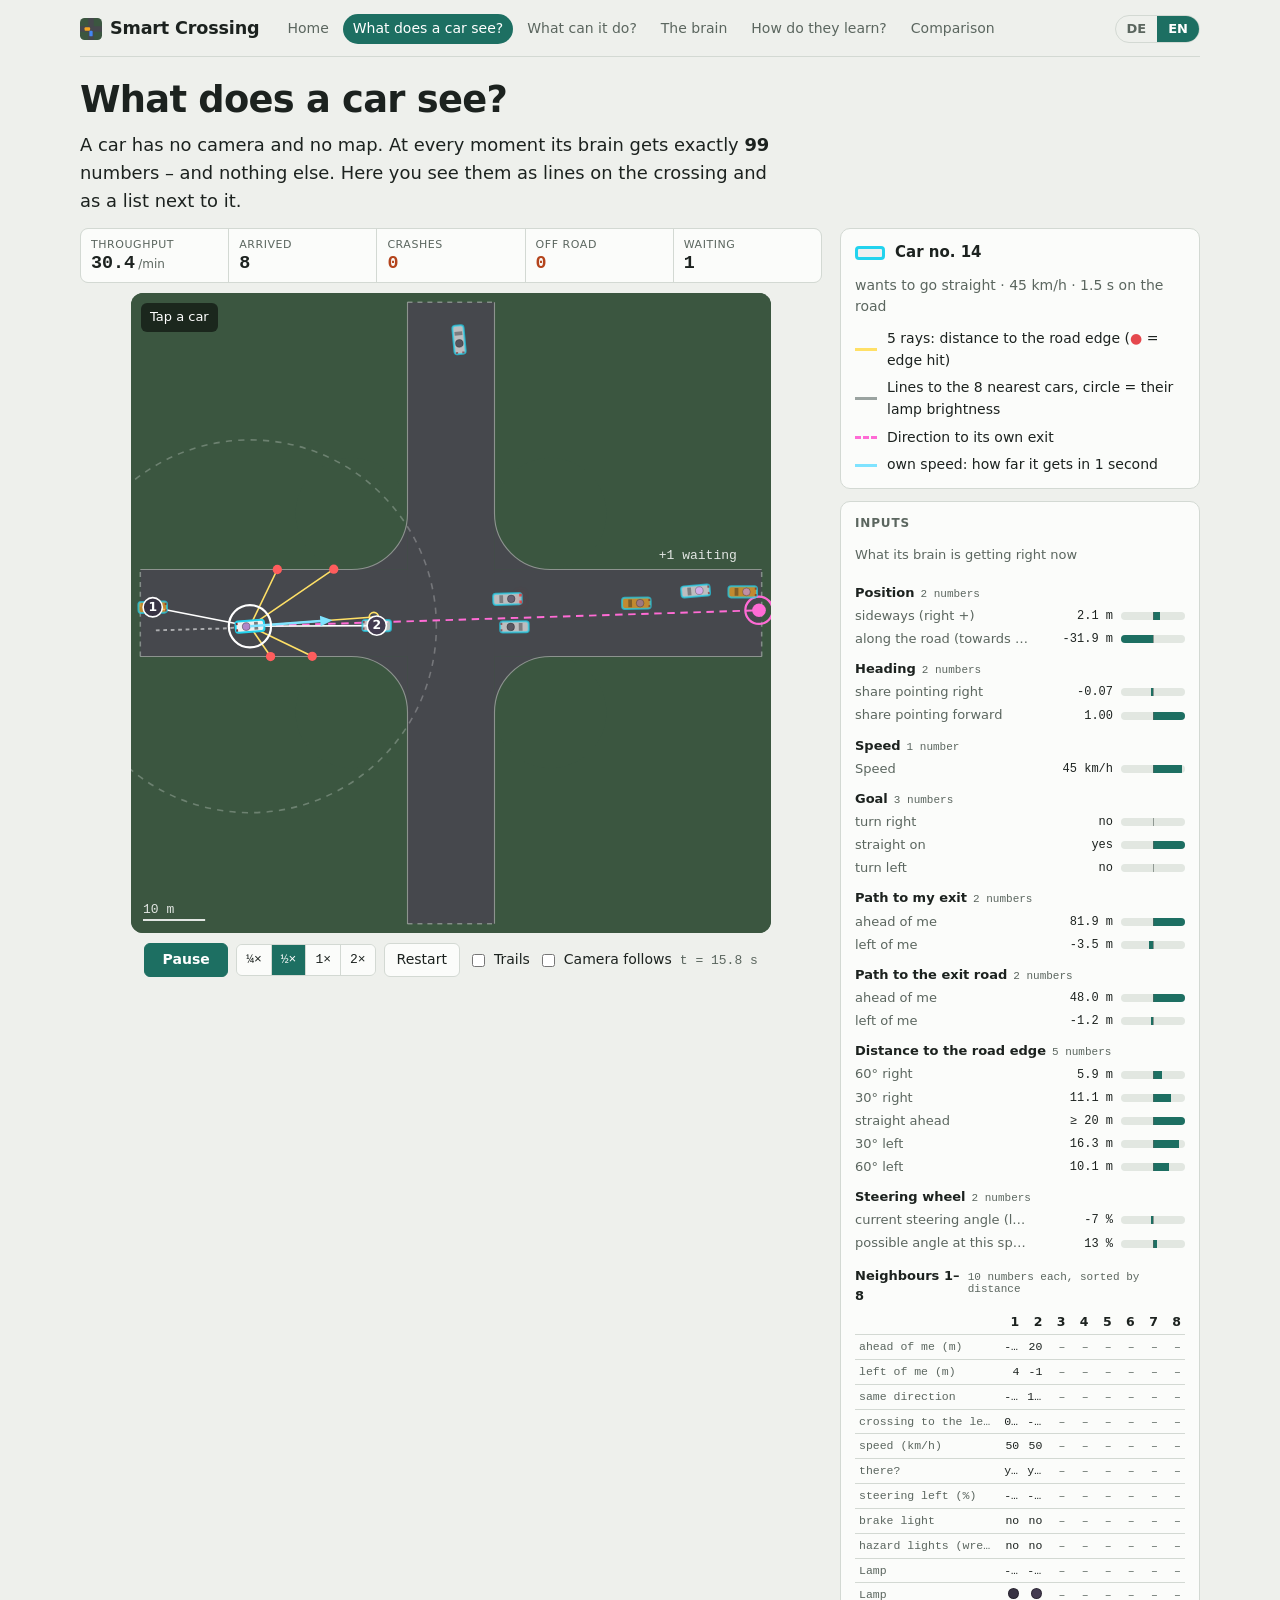
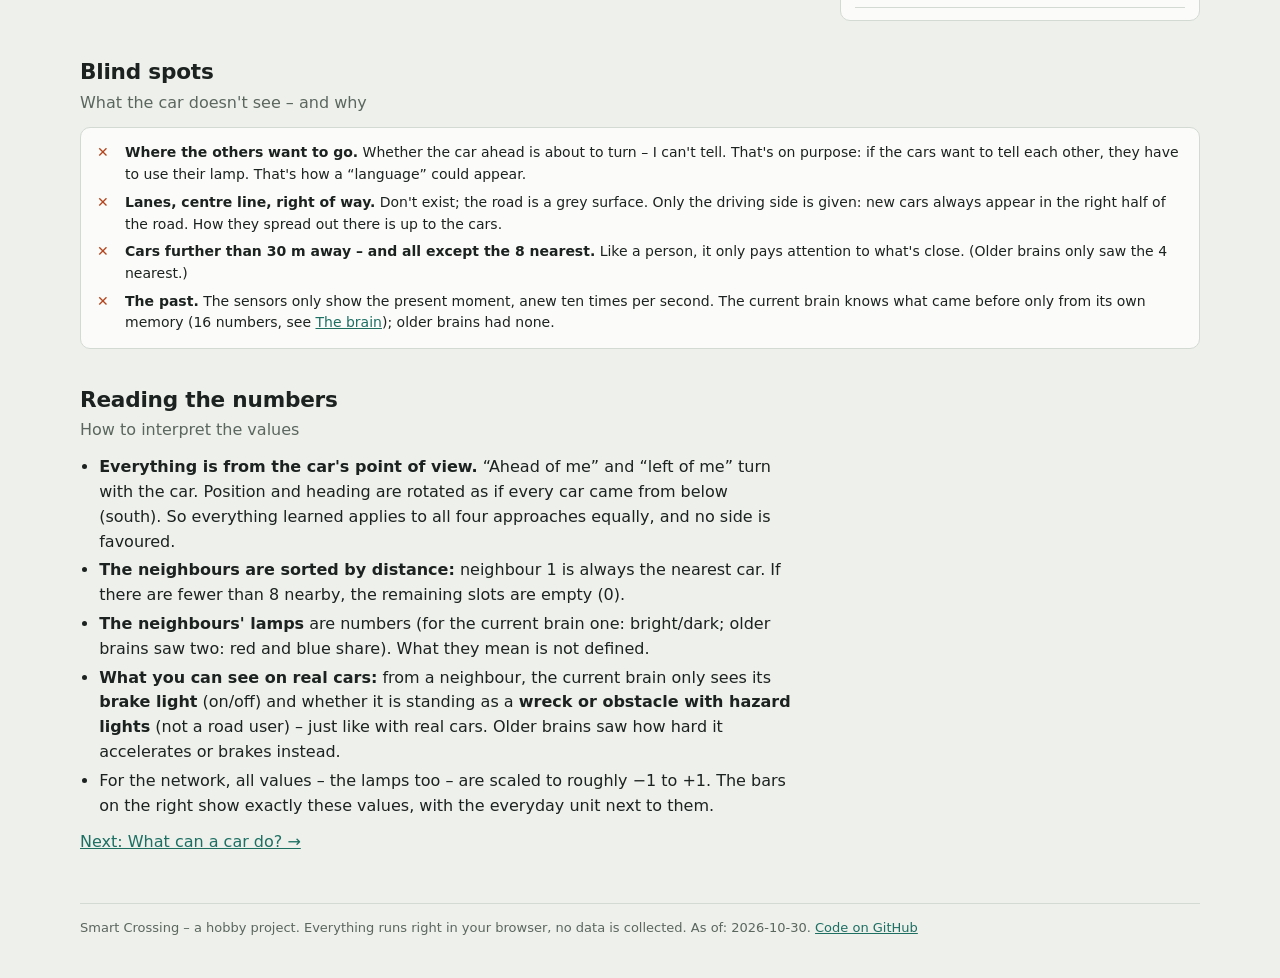
<file: site/public/sehen.html>
<!doctype html>
<html lang="de">
<head>
<meta charset="utf-8">
<meta name="viewport" content="width=device-width, initial-scale=1, viewport-fit=cover">
<title data-i18n="see.was-sieht-ein-auto">Was sieht ein Auto? – Smart Crossing</title>
<meta data-i18n-attr="content=see.meta-die-sensoren-eines" name="description" content="Die Sensoren eines selbstfahrenden Autos an der Kreuzung ohne Regeln – live.">
<link rel="icon" href="favicon.svg" type="image/svg+xml">
<link rel="stylesheet" href="css/site.css?v=c7766df1">
</head>
<body data-page="sehen">
<div class="wrap">
<header class="top"><a class="brand" href="index.html"><svg viewBox="0 0 24 24" aria-hidden="true"><rect width="24" height="24" rx="5" fill="#3b5640"/><path d="M9 0h6v24H9zM0 9h24v6H0z" fill="#46484d"/><rect x="5" y="10.2" width="6" height="3.6" rx="1" fill="#f5a623"/><rect x="10.2" y="14" width="3.6" height="6" rx="1" fill="#4287f5"/></svg>Smart Crossing</a><nav class="nav" aria-label="Seiten" data-i18n-attr="aria-label=nav.aria"><a href="index.html" data-i18n="nav.index">Start</a><a href="sehen.html" aria-current="page" data-i18n="nav.sehen">Was sieht ein Auto?</a><a href="tun.html" data-i18n="nav.tun">Was kann es tun?</a><a href="gehirn.html" data-i18n="nav.gehirn">Das Gehirn</a><a href="lernen.html" data-i18n="nav.lernen">Wie lernen sie?</a><a href="vergleich.html" data-i18n="nav.vergleich">Vergleich</a></nav><div class="lang" role="group" aria-label="Sprache / Language"><button type="button" data-lang="de" aria-pressed="true" lang="de">DE</button><button type="button" data-lang="en" aria-pressed="false" lang="en">EN</button></div></header>
<h1 data-i18n="see.was-sieht-ein-auto-2">Was sieht ein Auto?</h1>
<p data-i18n="see.ein-auto-hat-keine" class="lead">Ein Auto hat keine Kamera und keine Karte. Sein Gehirn bekommt in jedem Moment genau <b id="dim-count">48</b> Zahlen –
und sonst nichts. Hier siehst du sie als Linien auf der Kreuzung und als Liste daneben.</p>

<div class="sim-layout">
  <section data-i18n-attr="aria-label=see.aria-live-simulation-mit" id="stage" aria-label="Live-Simulation mit Sensoranzeige"></section>
  <aside class="panel" id="panel">
    <div class="group">
      <div id="selhead"></div>
      <div class="legend small">
        <span class="line-key" style="border-color:#ffe066"></span><span data-i18n="see.strahlen-abstand-zum-fahrbahnrand">5 Strahlen: Abstand zum Fahrbahnrand (<span style="color:#e5484d">●</span> = Rand getroffen)</span>
        <span class="line-key" style="border-color:#9aa3a0"></span><span data-i18n="see.linien-zu-den-naechsten">Linien zu den <span data-nbk>8</span> nächsten Autos, Kreis = deren Lampenhelligkeit</span>
        <span class="line-key dash" style="border-color:#ff6bd5"></span><span data-i18n="see.richtung-zur-eigenen-ausfahrt">Richtung zur eigenen Ausfahrt</span>
        <span class="line-key" style="border-color:#7fe3ff"></span><span data-i18n="see.eigenes-tempo-so-weit">eigenes Tempo: so weit kommt es in 1 Sekunde</span>
      </div>
    </div>
    <div class="group">
      <h3 data-i18n="see.das-bekommt-sein-gehirn">Eingaben</h3>
<p class="sub" data-i18n="see.eingaben-sub">Das bekommt sein Gehirn gerade</p>
      <div id="obs"></div>
    </div>
  </aside>
</div>

<h2 data-i18n="see.was-es-nicht-sieht">Blinde Flecken</h2>
<p class="sub" data-i18n="see.blind-sub">Was das Auto nicht sieht – und warum</p>
<div class="card unseen">
  <div><span class="x">✕</span><span data-i18n="see.wohin-die-anderen-wollen"><b>Wohin die anderen wollen.</b> Ob das Auto vor mir gleich abbiegt, weiß ich nicht. Das ist Absicht:
    Wollen die Autos es sich mitteilen, müssen sie dafür ihre Lampe benutzen. So könnte eine „Sprache“ entstehen.</span></div>
  <div><span class="x">✕</span><span data-i18n="see.spuren-mittellinie-vorfahrt-gibt"><b>Spuren, Mittellinie, Vorfahrt.</b> Gibt es nicht, die Straße ist eine graue Fläche. Nur die Fahrseite ist vorgegeben:
    Neue Autos tauchen immer in der rechten Straßenhälfte auf. Wie sie sich dort verteilen, entscheiden die Autos selbst.</span></div>
  <div><span class="x">✕</span><span data-i18n="see.autos-die-weiter-als"><b>Autos, die weiter als 30 m weg sind – und alle außer den <span data-nbk>8</span> nächsten.</b> Wie ein Mensch achtet es nur auf das Naheliegende. (Ältere Gehirne sahen nur die 4 nächsten.)</span></div>
  <div><span class="x">✕</span><span data-i18n="see.die-vergangenheit-das-gehirn"><b>Die Vergangenheit.</b> Die Sensoren zeigen nur den jetzigen Augenblick, zehnmal pro Sekunde neu. Was davor war, kennt das aktuelle Gehirn nur aus seinem eigenen Gedächtnis (16 Zahlen, siehe <a href="gehirn.html">Das Gehirn</a>); ältere Gehirne hatten keins.</span></div>
</div>

<h2 data-i18n="see.wie-man-die-zahlen">Zahlen lesen</h2>
<p class="sub" data-i18n="see.zahlen-sub">Wie die Werte zu verstehen sind</p>
<ul class="plain">
  <li data-i18n="see.alles-ist-aus-sicht"><b>Alles ist aus Sicht des Autos.</b> „Vor mir“ und „links von mir“ drehen sich mit dem Auto mit. Position und Richtung sind so gedreht,
    als käme jedes Auto von unten (Süden). Dadurch gilt alles Gelernte für alle vier Zufahrten gleich, und keine Seite ist bevorzugt.</li>
  <li data-i18n="see.die-nachbarn-sind-nach"><b>Die Nachbarn sind nach Abstand sortiert:</b> Nachbar 1 ist immer das nächste Auto. Gibt es weniger als <span data-nbk>8</span> in der Nähe, sind die übrigen Felder leer (0).</li>
  <li data-i18n="see.die-lampen-der-nachbarn"><b>Die Lampen der Nachbarn</b> sind Zahlen (beim aktuellen Gehirn eine: hell/dunkel; ältere Gehirne sahen zwei: Rot- und Blauanteil). Was sie bedeuten, ist nicht festgelegt.</li>
  <li data-i18n="see.was-man-an-echten"><b>Was man an echten Autos sieht:</b> Das aktuelle Gehirn sieht von einem Nachbarn nur sein <b>Bremslicht</b> (an/aus) und ob er als
    <b>Wrack oder Hindernis mit Warnblinker</b> steht (kein Verkehrsteilnehmer) – wie bei echten Autos. Ältere Gehirne sahen stattdessen, wie stark er beschleunigt oder bremst.</li>
  <li data-i18n="see.fuer-das-netz-werden">Für das Netz werden alle Werte – auch die Lampen – auf ungefähr −1 bis +1 gebracht. Die Balken rechts zeigen genau diese Werte, daneben steht die verständliche Einheit.</li>
</ul>
<p><a data-i18n="see.weiter-was-kann-ein" href="tun.html">Weiter: Was kann ein Auto tun? →</a></p>
<footer data-i18n="footer">Smart Crossing – ein Hobbyprojekt. Alles läuft direkt in deinem Browser, es werden keine Daten gesammelt. Stand: 2026-10-30. <a href="https://github.com/Sipsipl/smartcrossing">Code auf GitHub</a></footer>
</div>
<script src="data/site-data.js?v=c7766df1"></script>
<script src="js/i18n-de.js?v=c7766df1"></script>
<script src="js/i18n-en.js?v=c7766df1"></script>
<script src="js/i18n.js?v=c7766df1"></script>
<script src="js/sim-config.js?v=c7766df1"></script>
<script src="js/sim.js?v=c7766df1"></script>
<script src="js/crossing.js?v=c7766df1"></script>
<script src="js/pages.js?v=c7766df1"></script>
</body>
</html>
</file>
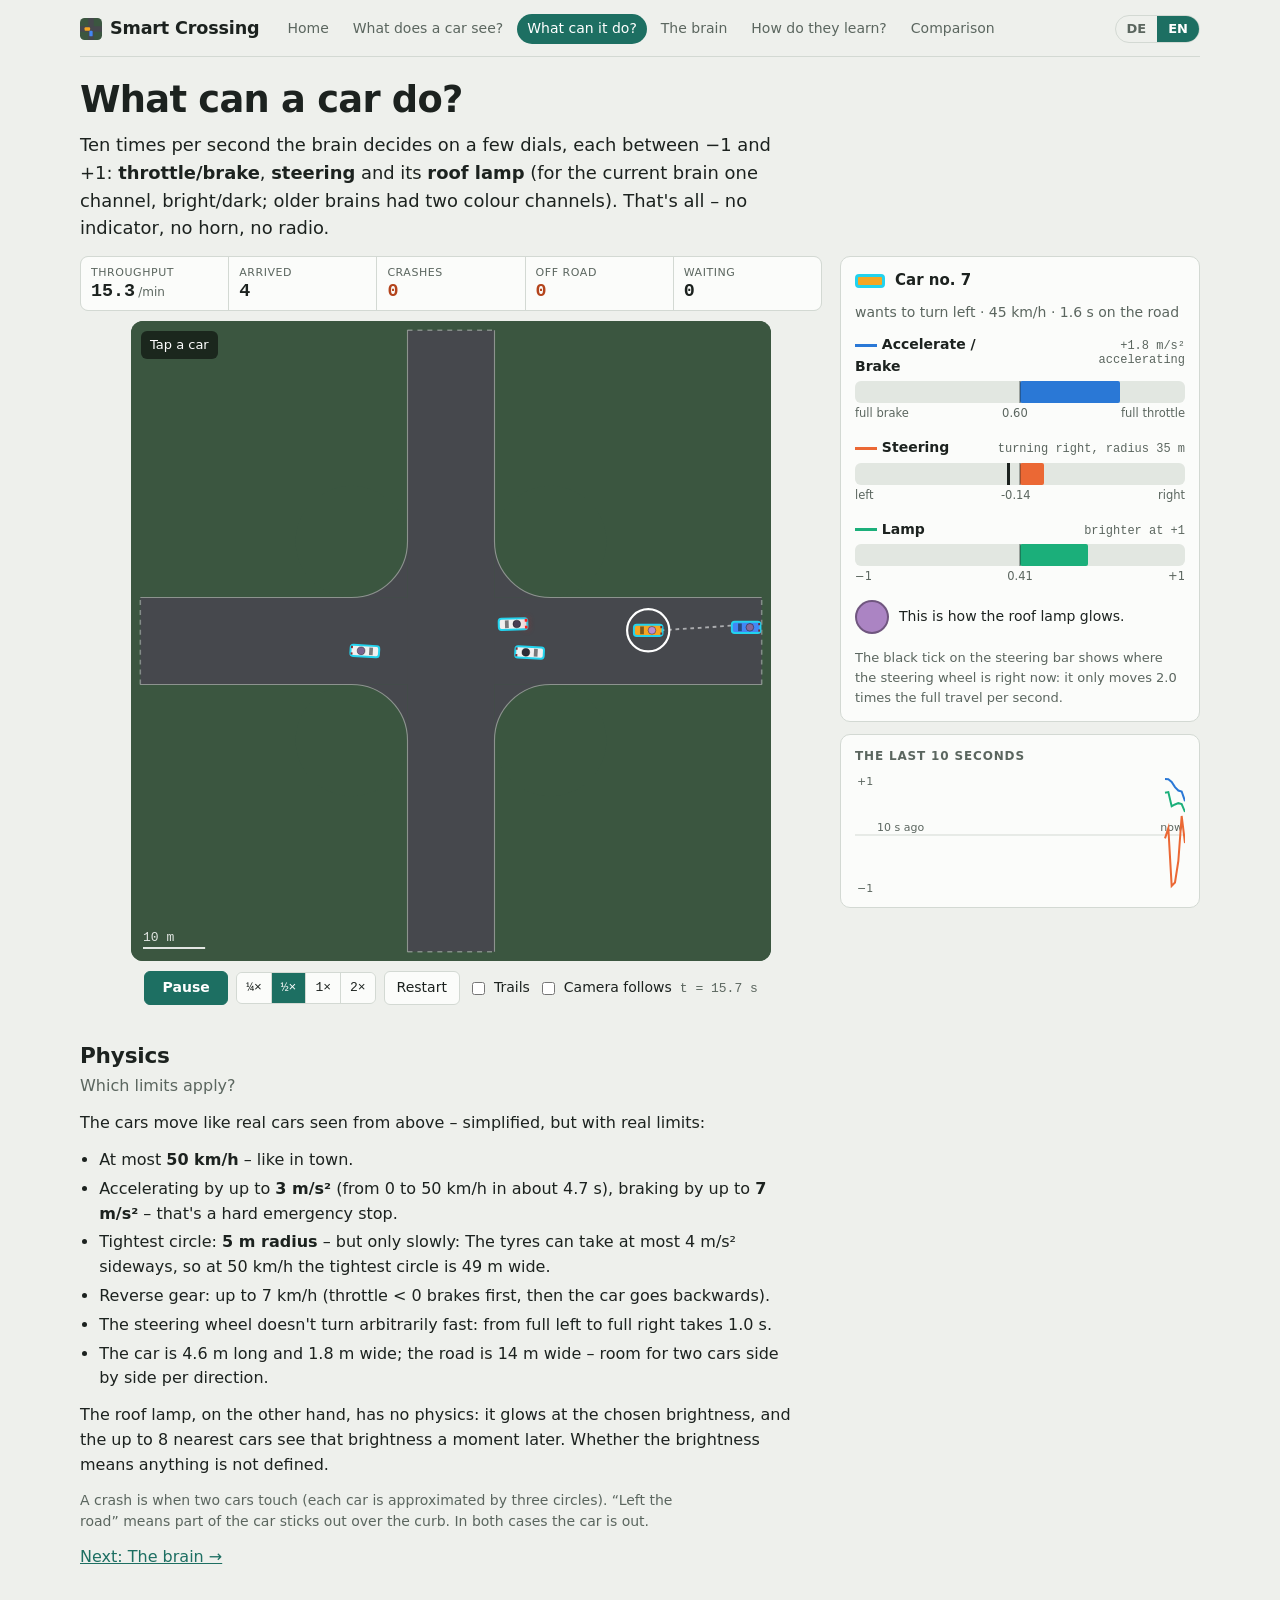
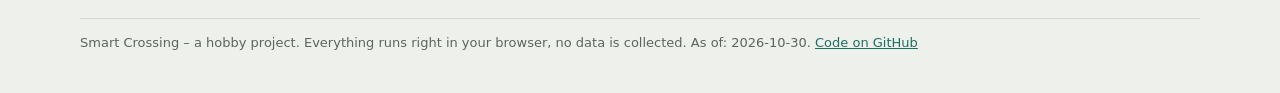
<file: site/public/tun.html>
<!doctype html>
<html lang="de">
<head>
<meta charset="utf-8">
<meta name="viewport" content="width=device-width, initial-scale=1, viewport-fit=cover">
<title data-i18n="do.was-kann-ein-auto">Was kann ein Auto tun? – Smart Crossing</title>
<meta data-i18n-attr="content=do.meta-gas-bremse-lenkung" name="description" content="Gas, Bremse, Lenkung und eine frei wählbare Dachlampe – die Entscheidungen eines lernenden Autos, live.">
<link rel="icon" href="favicon.svg" type="image/svg+xml">
<link rel="stylesheet" href="css/site.css?v=c7766df1">
</head>
<body data-page="tun">
<div class="wrap">
<header class="top"><a class="brand" href="index.html"><svg viewBox="0 0 24 24" aria-hidden="true"><rect width="24" height="24" rx="5" fill="#3b5640"/><path d="M9 0h6v24H9zM0 9h24v6H0z" fill="#46484d"/><rect x="5" y="10.2" width="6" height="3.6" rx="1" fill="#f5a623"/><rect x="10.2" y="14" width="3.6" height="6" rx="1" fill="#4287f5"/></svg>Smart Crossing</a><nav class="nav" aria-label="Seiten" data-i18n-attr="aria-label=nav.aria"><a href="index.html" data-i18n="nav.index">Start</a><a href="sehen.html" data-i18n="nav.sehen">Was sieht ein Auto?</a><a href="tun.html" aria-current="page" data-i18n="nav.tun">Was kann es tun?</a><a href="gehirn.html" data-i18n="nav.gehirn">Das Gehirn</a><a href="lernen.html" data-i18n="nav.lernen">Wie lernen sie?</a><a href="vergleich.html" data-i18n="nav.vergleich">Vergleich</a></nav><div class="lang" role="group" aria-label="Sprache / Language"><button type="button" data-lang="de" aria-pressed="true" lang="de">DE</button><button type="button" data-lang="en" aria-pressed="false" lang="en">EN</button></div></header>
<h1 data-i18n="do.was-kann-ein-auto-2">Was kann ein Auto tun?</h1>
<p data-i18n="do.zehnmal-pro-sekunde-entscheidet" class="lead">Zehnmal pro Sekunde entscheidet das Gehirn über wenige Regler, jeder zwischen −1 und +1: <b>Gas/Bremse</b>, <b>Lenkung</b>
und seine <b>Dachlampe</b> (beim aktuellen Gehirn ein Kanal, hell/dunkel; ältere Gehirne hatten zwei Farbkanäle). Mehr gibt es nicht – kein Blinker, keine Hupe, kein Funk.</p>

<div class="sim-layout">
  <section data-i18n-attr="aria-label=do.aria-live-simulation" id="stage" aria-label="Live-Simulation"></section>
  <aside class="panel">
    <div class="group">
      <div id="selhead"></div>
      <div class="outs" id="outs"></div>
    </div>
    <div class="group">
      <h3 data-i18n="do.die-letzten-sekunden">Die letzten 10 Sekunden</h3>
      <canvas data-i18n-attr="aria-label=do.aria-verlauf-der-vier" class="hist" id="hist" aria-label="Verlauf der Regler"></canvas>
    </div>
  </aside>
</div>

<h2 data-i18n="do.die-physik">Physik</h2>
<p class="sub" data-i18n="do.physik-sub">Welche Grenzen gelten?</p>
<p data-i18n="do.die-autos-bewegen-sich">Die Autos bewegen sich wie echte Autos von oben gesehen – vereinfacht, aber mit echten Grenzen:</p>
<ul class="plain" id="kin"></ul>
<p data-i18n="do.die-dachlampe-dagegen-hat">Die Dachlampe dagegen hat keine Physik: Sie leuchtet in der gewählten Helligkeit, und die bis zu <span data-nbk>8</span> nächsten Autos sehen diese Helligkeit im nächsten Moment.
Ob die Helligkeit etwas bedeutet, ist nicht festgelegt.</p>
<p data-i18n="do.ein-unfall-ist-wenn" class="muted small">Ein Unfall ist, wenn sich zwei Autos berühren (jedes Auto wird dafür durch drei Kreise angenähert). „Von der Straße abgekommen“ heißt: ein Teil des Autos ragt über den Bordstein.
In beiden Fällen ist das Auto raus.</p>
<p><a data-i18n="do.weiter-das-gehirn" href="gehirn.html">Weiter: Das Gehirn →</a></p>
<footer data-i18n="footer">Smart Crossing – ein Hobbyprojekt. Alles läuft direkt in deinem Browser, es werden keine Daten gesammelt. Stand: 2026-10-30. <a href="https://github.com/Sipsipl/smartcrossing">Code auf GitHub</a></footer>
</div>
<script src="data/site-data.js?v=c7766df1"></script>
<script src="js/i18n-de.js?v=c7766df1"></script>
<script src="js/i18n-en.js?v=c7766df1"></script>
<script src="js/i18n.js?v=c7766df1"></script>
<script src="js/sim-config.js?v=c7766df1"></script>
<script src="js/sim.js?v=c7766df1"></script>
<script src="js/crossing.js?v=c7766df1"></script>
<script src="js/pages.js?v=c7766df1"></script>
</body>
</html>
</file>
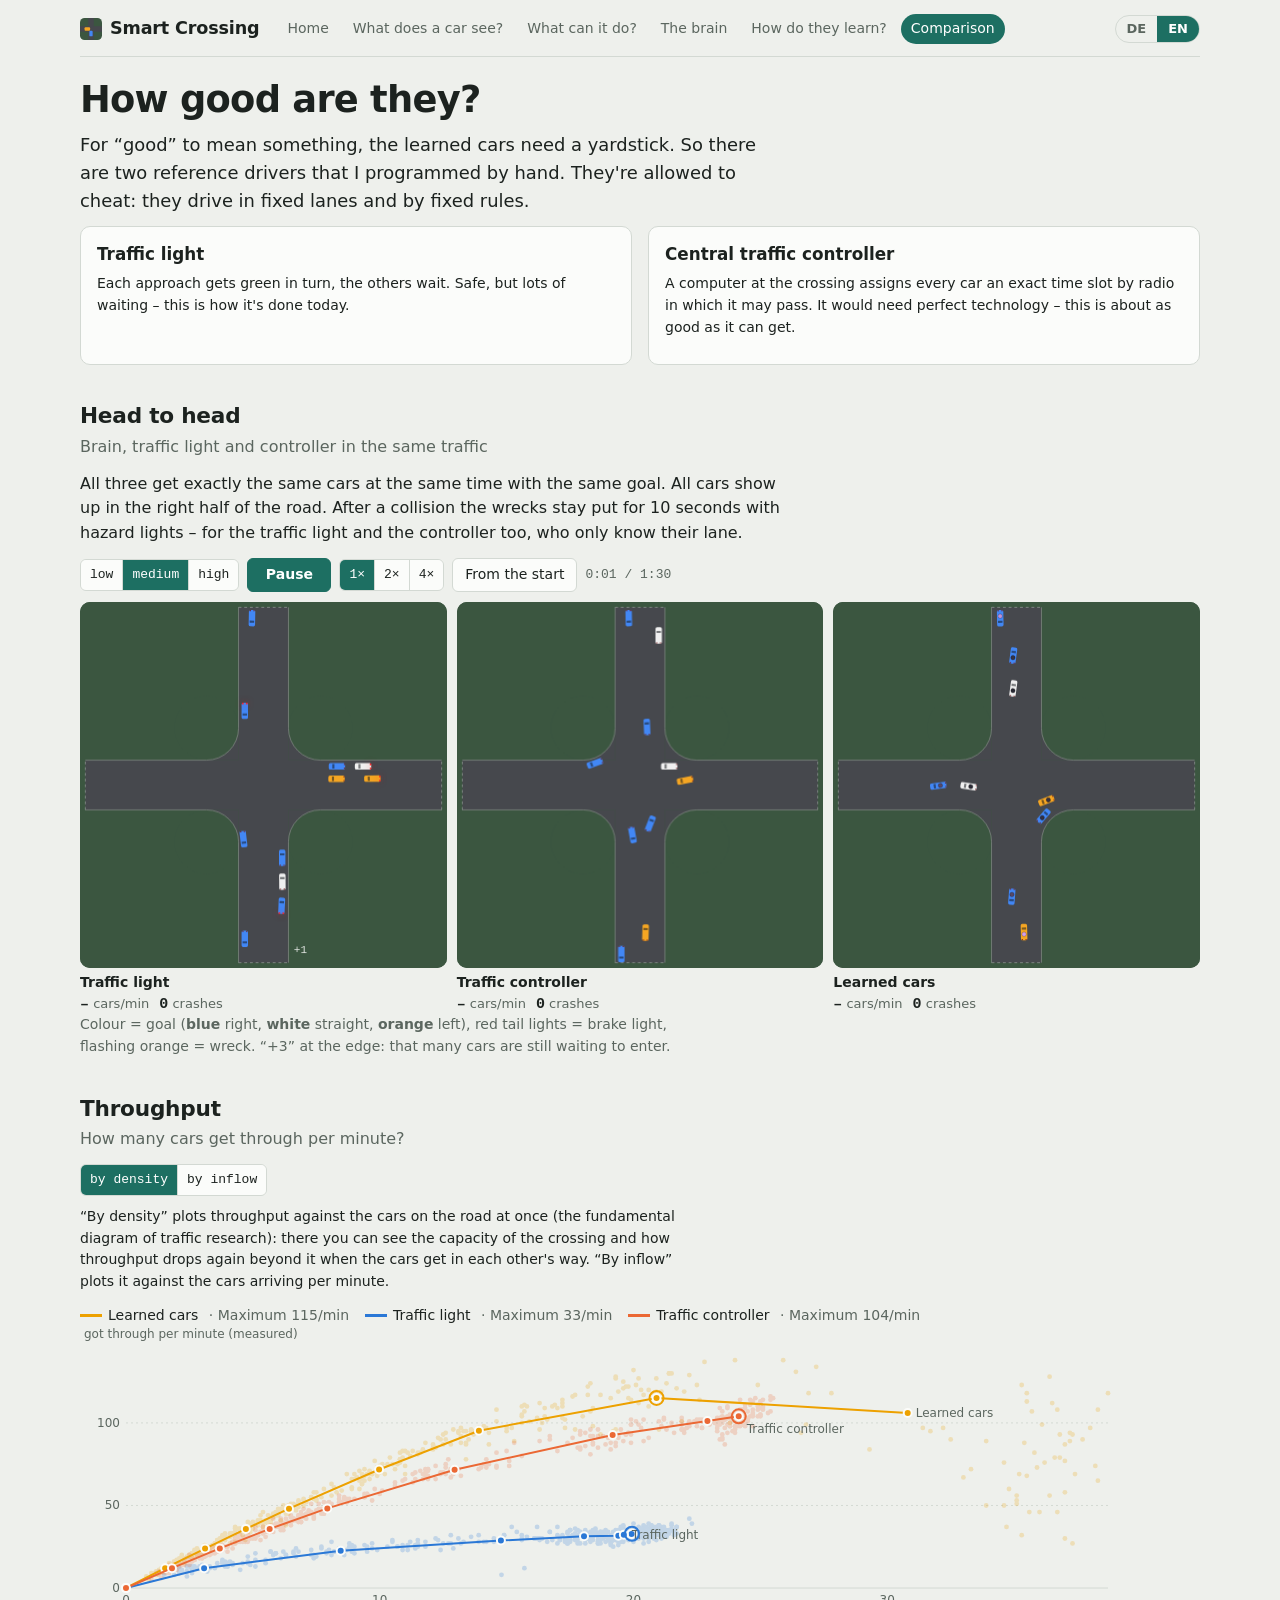
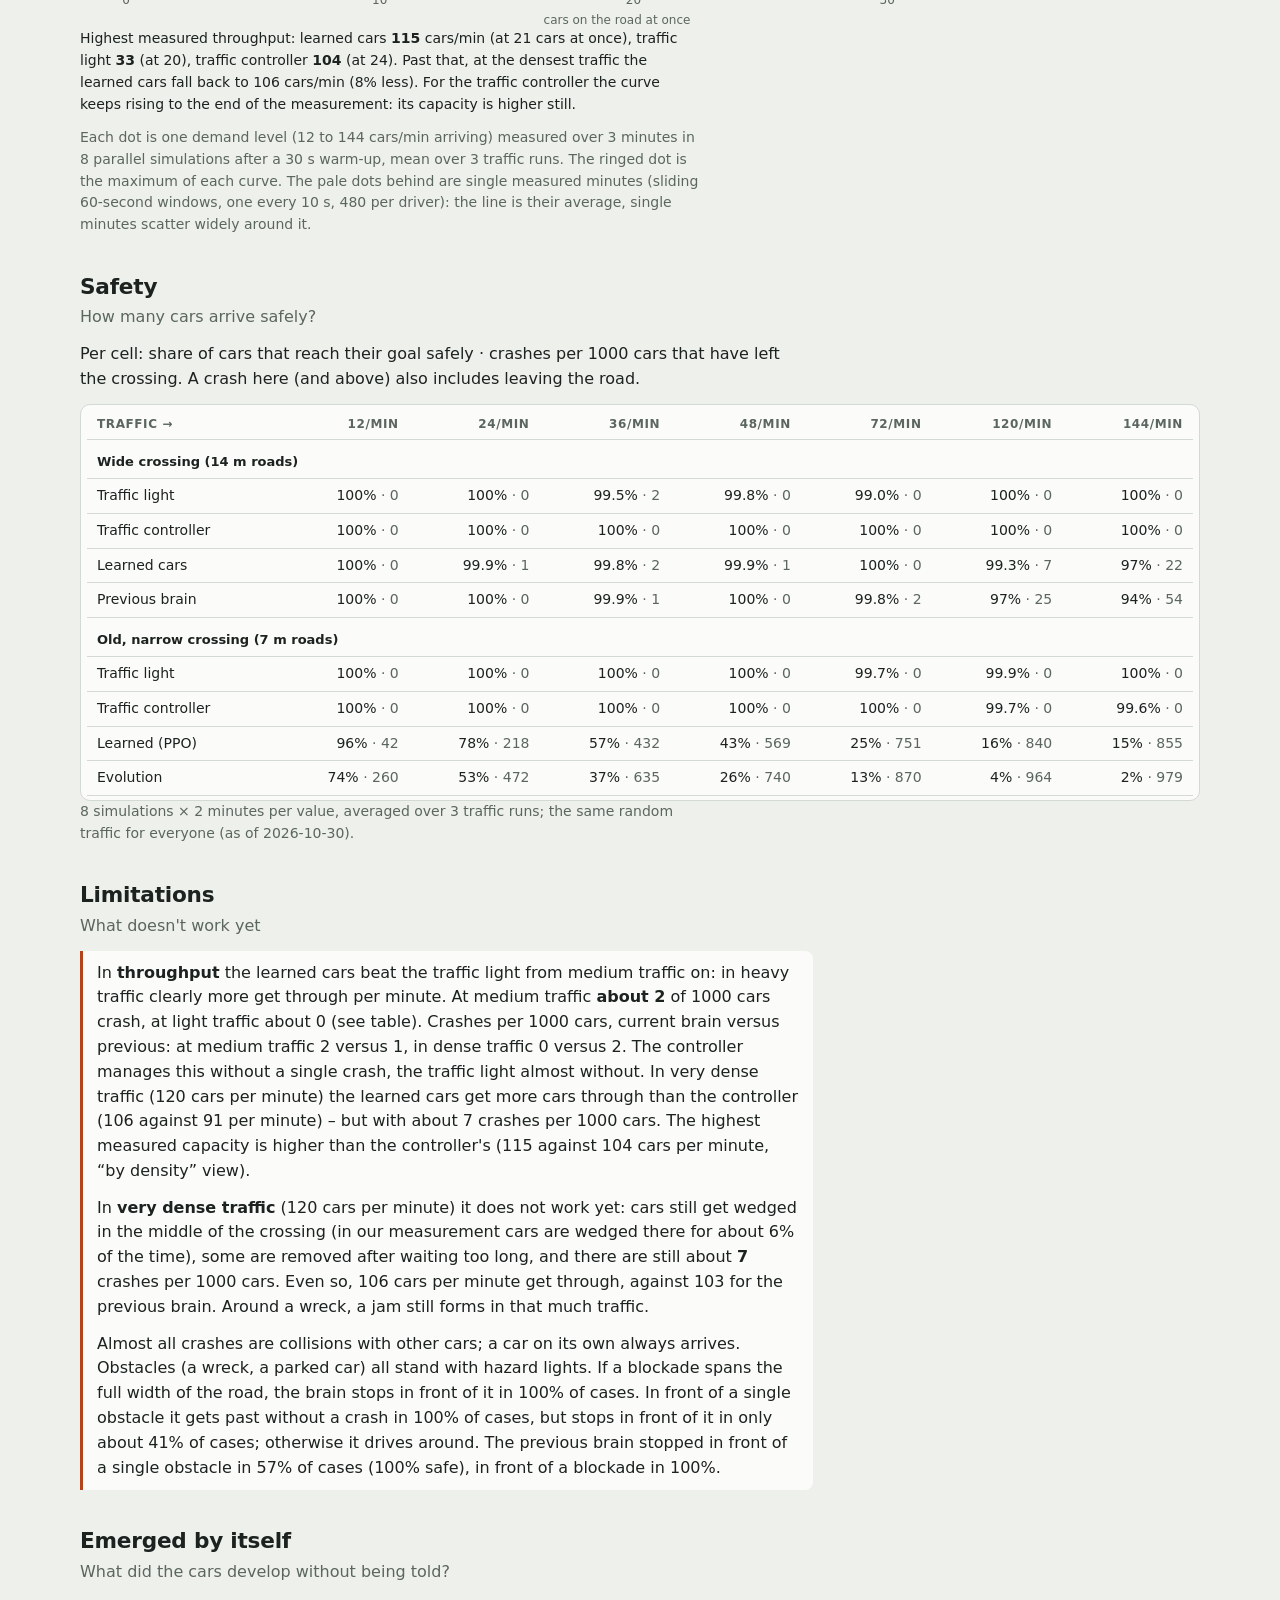
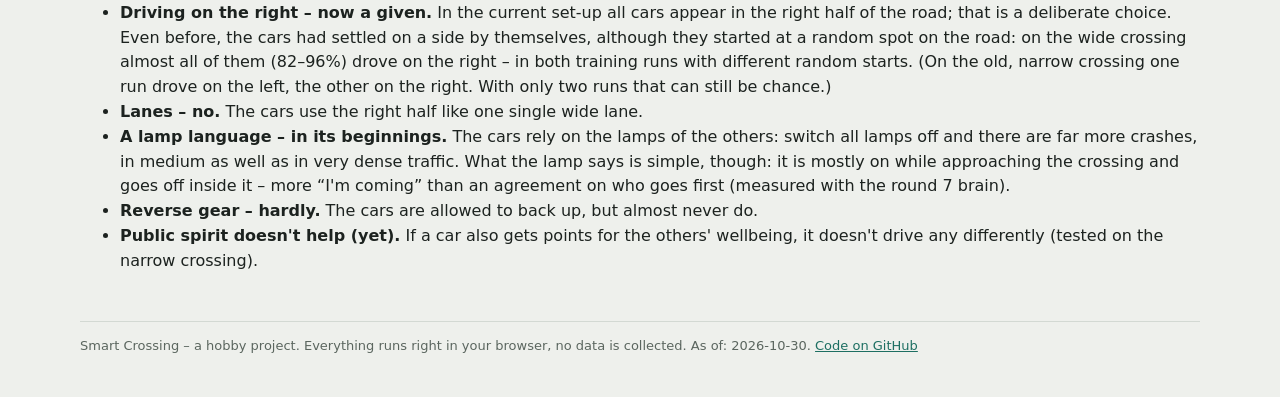
<file: site/public/vergleich.html>
<!doctype html>
<html lang="de">
<head>
<meta charset="utf-8">
<meta name="viewport" content="width=device-width, initial-scale=1, viewport-fit=cover">
<title data-i18n="cmp.vergleich-smart-crossing">Vergleich – Smart Crossing</title>
<meta data-i18n-attr="content=cmp.meta-gelernte-autos-ohne" name="description" content="Gelernte Autos ohne Regeln im Vergleich mit Ampel und zentralem Verkehrsrechner.">
<link rel="icon" href="favicon.svg" type="image/svg+xml">
<link rel="stylesheet" href="css/site.css?v=c7766df1">
</head>
<body data-page="vergleich">
<div class="wrap">
<header class="top"><a class="brand" href="index.html"><svg viewBox="0 0 24 24" aria-hidden="true"><rect width="24" height="24" rx="5" fill="#3b5640"/><path d="M9 0h6v24H9zM0 9h24v6H0z" fill="#46484d"/><rect x="5" y="10.2" width="6" height="3.6" rx="1" fill="#f5a623"/><rect x="10.2" y="14" width="3.6" height="6" rx="1" fill="#4287f5"/></svg>Smart Crossing</a><nav class="nav" aria-label="Seiten" data-i18n-attr="aria-label=nav.aria"><a href="index.html" data-i18n="nav.index">Start</a><a href="sehen.html" data-i18n="nav.sehen">Was sieht ein Auto?</a><a href="tun.html" data-i18n="nav.tun">Was kann es tun?</a><a href="gehirn.html" data-i18n="nav.gehirn">Das Gehirn</a><a href="lernen.html" data-i18n="nav.lernen">Wie lernen sie?</a><a href="vergleich.html" aria-current="page" data-i18n="nav.vergleich">Vergleich</a></nav><div class="lang" role="group" aria-label="Sprache / Language"><button type="button" data-lang="de" aria-pressed="true" lang="de">DE</button><button type="button" data-lang="en" aria-pressed="false" lang="en">EN</button></div></header>
<h1 data-i18n="cmp.wie-gut-sind-sie">Wie gut sind sie?</h1>
<p data-i18n="cmp.damit-gut-etwas-heisst" class="lead">Damit „gut“ etwas heißt, brauchen die gelernten Autos einen Maßstab. Dafür gibt es zwei Vergleichsfahrer, die ich von Hand programmiert habe.
  Die dürfen schummeln: Sie fahren auf festen Spuren und nach festen Regeln.</p>
<div class="two">
  <div class="card"><h3 data-i18n="cmp.ampel" style="margin-top:0">Ampel</h3><p data-i18n="cmp.jede-zufahrt-bekommt-reihum" class="small">Jede Zufahrt bekommt reihum Grün, die anderen warten.
    Sicher, aber viel Warterei – so macht man es heute.</p></div>
  <div class="card"><h3 data-i18n="cmp.zentraler-verkehrsrechner" style="margin-top:0">Zentraler Verkehrsrechner</h3><p data-i18n="cmp.ein-computer-an-der" class="small">Ein Computer an der Kreuzung teilt jedem Auto per Funk ein genaues Zeitfenster zu,
    in dem es durchfahren darf. Bräuchte perfekte Technik – so gut ginge es höchstens.</p></div>
</div>

<h2 data-i18n="cmp.gleicher-verkehr-drei-fahrweisen">Direktvergleich</h2>
<p class="sub" data-i18n="cmp.verkehr-sub">Gehirn, Ampel und Verkehrsrechner im selben Verkehr</p>
<p data-i18n="cmp.alle-drei-bekommen-genau">Alle drei bekommen genau dieselben Autos zur selben Zeit mit demselben Ziel. Alle Autos tauchen in der rechten Straßenhälfte auf.
  Nach einem Zusammenstoß bleiben die Wracks 10 Sekunden mit Warnblinker stehen – auch für Ampel und Verkehrsrechner, die nur ihre Spur kennen.</p>
<div id="side"></div>
<p data-i18n="cmp.farbe-ziel-blau-rechts" class="muted small">Farbe = Ziel (<b>blau</b> rechts, <b>weiß</b> geradeaus, <b>orange</b> links), rote Rücklichter = Bremslicht, orange blinkend = Wrack. „+3“ am Rand: so viele Autos warten noch auf die Einfahrt.</p>

<h2 id="fundamental" data-i18n="cmp.durchsatz-wie-viele-kommen">Durchsatz</h2>
<p class="sub" data-i18n="cmp.durchsatz-sub">Wie viele Autos kommen pro Minute durch?</p>
<div class="seg" id="thr-view" role="radiogroup" data-i18n-attr="aria-label=cmp.view-aria" aria-label="Ansicht des Diagramms"></div>
<p class="small" id="thr-explain" data-i18n="cmp.view-explain" style="margin-top:10px">„Nach Dichte“ zeigt den Durchsatz über die Autos, die gleichzeitig auf der Straße sind (das Fundamentaldiagramm der Verkehrsforschung): Dort sieht man die Kapazität der Kreuzung und wie der Durchsatz darüber wieder sinkt, wenn sich die Autos behindern. „Nach Zufluss“ zeigt ihn über die ankommenden Autos pro Minute.</p>
<div id="c-thr"></div>
<div id="view-inflow">
  <p data-i18n="cmp.die-gestrichelte-linie-ist" class="muted small">Die gestrichelte Linie ist die Nachfrage: so viele Autos kommen pro Minute an. Wer darauf liegt, schafft alle. <span id="c-thr-note"></span></p>
  <div class="tablewrap card" style="padding:4px 6px"><table class="data" id="t-thr"></table></div>
</div>
<div id="view-density" hidden>
  <p class="small" id="fd-caps"></p>
  <p class="muted small" id="fd-note"></p>
</div>

<h2 data-i18n="cmp.wie-viele-kommen-heil">Sicherheit</h2>
<p class="sub" data-i18n="cmp.sicher-sub">Wie viele Autos kommen heil an?</p>
<p data-i18n="cmp.je-feld-anteil-der">Je Feld: Anteil der Autos, die heil ans Ziel kommen · Unfälle pro 1000 Autos, die die Kreuzung verlassen haben.
  Als Unfall zählt hier (und oben) auch, wer von der Straße abkommt.</p>
<div class="tablewrap card" style="padding:4px 6px"><table class="data" id="t-ok"></table></div>
<p class="muted small" id="bench-setup"></p>

<h2 data-i18n="cmp.ehrlich-gesagt">Grenzen</h2>
<p class="sub" data-i18n="cmp.grenzen-sub">Was noch nicht klappt</p>
<div class="note warn">
  <p data-i18n="cmp.beim-durchsatz-schlagen-die">Beim <b>Durchsatz</b> schlagen die gelernten Autos die Ampel ab mittlerem Verkehr: Bei viel Verkehr kommen pro Minute
    deutlich mehr durch. Bei mittlerem Verkehr verunglücken <b id="h-mid">wenige</b> von 1000 Autos,
    bei wenig Verkehr <span id="h-low">weniger</span> (siehe Tabelle).<span id="h-prev"></span> Der Verkehrsrechner schafft das ohne einen einzigen Unfall, die Ampel fast ohne. <span id="h-dense">Bei sehr dichtem Verkehr kommen die gelernten Autos auf ähnlichen Durchsatz wie der Verkehrsrechner, dafür mit Unfällen.</span></p>
  <p data-i18n="cmp.sehr-dichter-verkehr">Bei <b>sehr dichtem Verkehr</b> (<span id="h-ddem">120</span> Autos pro Minute) klappt es noch nicht: Autos verkeilen sich weiterhin mitten auf der Kreuzung
    (in unserer Messung sind dort rund <span id="h-djam">40 %</span> der Zeit Autos verkeilt), manche werden nach zu langem Warten entfernt, und es gibt noch rund <b id="h-dcrash">50</b> Unfälle pro 1000 Autos.
    Trotzdem kommen <span id="h-dthr">70</span> Autos pro Minute durch, <span id="h-dprev">gegen 51</span> beim vorherigen Gehirn. Um ein Wrack bildet sich bei so viel Verkehr weiterhin ein Stau.</p>
  <p data-i18n="cmp.fast-alle-unfaelle-sind" style="margin:0">Fast alle Unfälle sind Zusammenstöße mit anderen Autos; ein Auto allein kommt immer an. 
    Hindernisse (Wrack, parkendes Auto) stehen alle mit Warnblinker. Steht eine Sperre über die ganze Straßenbreite, hält das Gehirn in <span id="g-block">100 %</span> der Fälle davor an. Vor einem einzelnen Hindernis kommt es in <span id="g-safe">99 %</span> der Fälle unfallfrei vorbei, hält aber nur in etwa <span id="g-stop">70 %</span> der Fälle davor an; sonst fährt es herum.<span id="g-prev"></span></p>
</div>

<h2 data-i18n="cmp.was-ist-von-selbst">Von selbst entstanden</h2>
<p class="sub" data-i18n="cmp.entstanden-sub">Was haben die Autos ohne Vorgabe entwickelt?</p>
<ul>
  <li data-i18n="cmp.rechtsverkehr-ja-niemand-hat"><b>Rechtsverkehr – inzwischen vorgegeben.</b> Seit dem aktuellen Aufbau tauchen alle Autos in der rechten Straßenhälfte auf; das ist eine bewusste Festlegung.
    Schon vorher hatten sich die Autos selbst für eine Seite entschieden, obwohl sie an zufälliger Stelle der Straße starteten:
    Auf der breiten Kreuzung fuhren fast alle (82–96 %) rechts – in beiden Trainingsläufen mit verschiedenem Zufallsstart.
    (Auf der alten, schmalen Kreuzung fuhr ein Lauf links, der andere rechts. Mit nur zwei Läufen kann das noch Zufall sein.)</li>
  <li data-i18n="cmp.fahrspuren-nein-die-autos"><b>Fahrspuren – nein.</b> Die Autos nutzen die rechte Hälfte wie eine einzige breite Spur.</li>
  <li data-i18n="cmp.eine-lampensprache-nein-bisher"><b>Eine Lampensprache – in Ansätzen.</b> Die Autos verlassen sich auf die Lampen der anderen: Schaltet man alle Lampen ab, gibt es viel mehr Unfälle, bei mittlerem wie bei sehr dichtem Verkehr. Was die Lampe sagt, ist aber einfach: Sie leuchtet meist auf dem Weg zur Kreuzung und geht in ihr aus – eher „ich komme“ als eine Absprache, wer zuerst fährt (gemessen beim Gehirn aus Runde 7).</li>
  <li data-i18n="cmp.rueckwaertsgang-kaum-die-autos"><b>Rückwärtsgang – kaum.</b> Die Autos dürften zurücksetzen, tun es aber so gut wie nie.</li>
  <li data-i18n="cmp.gemeinsinn-hilft-noch-nicht"><b>Gemeinsinn hilft (noch) nicht.</b> Wenn ein Auto auch Punkte für das Wohl der anderen bekommt, fährt es nicht anders (getestet auf der schmalen Kreuzung).</li>
</ul>
<footer data-i18n="footer">Smart Crossing – ein Hobbyprojekt. Alles läuft direkt in deinem Browser, es werden keine Daten gesammelt. Stand: 2026-10-30. <a href="https://github.com/Sipsipl/smartcrossing">Code auf GitHub</a></footer>
</div>
<script src="data/site-data.js?v=c7766df1"></script>
<script src="js/i18n-de.js?v=c7766df1"></script>
<script src="js/i18n-en.js?v=c7766df1"></script>
<script src="js/i18n.js?v=c7766df1"></script>
<script src="js/sim-config.js?v=c7766df1"></script>
<script src="js/sim.js?v=c7766df1"></script>
<script src="js/crossing.js?v=c7766df1"></script>
<script src="js/charts.js?v=c7766df1"></script>
<script src="data/replays.js?v=c7766df1"></script>
<script src="js/replay.js?v=c7766df1"></script>
<script src="js/pages.js?v=c7766df1"></script>
</body>
</html>
</file>
<file: site/public/css/site.css>
/* Smart Crossing website. Plain CSS, system fonts, light + dark. */
:root {
  --bg: #eef0ec;
  --panel: #fbfcfa;
  --fg: #1c221f;
  --muted: #5b665f;
  --line: #d3d9d3;
  --accent: #1d6f62;
  --accent-ink: #ffffff;
  --chip: #e2e7e1;
  --warn: #b4441c;
  --good: #1d7a3a;
  --pos: #2a7fd4;   /* positive activation / weight */
  --neg: #d9731a;   /* negative activation / weight */
  --c1: #2a78d6; --c2: #eb6834; --c3: #1baf7a; --c4: #eda100; --c5: #8a8f8c;
  --font-ui: ui-sans-serif, system-ui, -apple-system, "Segoe UI", Roboto, "Helvetica Neue", Arial, sans-serif;
  --font-num: ui-monospace, "SF Mono", SFMono-Regular, Menlo, Consolas, "Liberation Mono", monospace;
  color-scheme: light;
}
@media (prefers-color-scheme: dark) {
  :root:not([data-theme="light"]) {
    --bg: #121614; --panel: #1a1f1c; --fg: #e3e8e4; --muted: #95a39a; --line: #2b332e;
    --accent: #4fbfa9; --accent-ink: #0d1412; --chip: #252c28; --warn: #f08a5d; --good: #5fcf86;
    --pos: #5aa9ff; --neg: #ff9f4a;
    --c1: #3987e5; --c2: #d95926; --c3: #199e70; --c4: #c98500; --c5: #8a948e;
    color-scheme: dark;
  }
}
:root[data-theme="dark"] {
  --bg: #121614; --panel: #1a1f1c; --fg: #e3e8e4; --muted: #95a39a; --line: #2b332e;
  --accent: #4fbfa9; --accent-ink: #0d1412; --chip: #252c28; --warn: #f08a5d; --good: #5fcf86;
  --pos: #5aa9ff; --neg: #ff9f4a;
  --c1: #3987e5; --c2: #d95926; --c3: #199e70; --c4: #c98500; --c5: #8a948e;
  color-scheme: dark;
}
* { box-sizing: border-box; }
html, body { margin: 0; }
body {
  background: var(--bg); color: var(--fg); font: 16px/1.55 var(--font-ui);
  padding-inline: 16px; padding-block: 0 40px; overflow-x: hidden;
}
a { color: var(--accent); }
.wrap { max-width: 1120px; margin: 0 auto; }
.top { display: flex; flex-wrap: wrap; align-items: center; gap: 6px 18px; padding: 14px 0 12px; border-bottom: 1px solid var(--line); margin-bottom: 22px; }
.brand { font-weight: 700; font-size: 1.1rem; color: var(--fg); text-decoration: none; letter-spacing: -0.01em; display: inline-flex; align-items: center; gap: 8px; }
.brand svg { width: 22px; height: 22px; }
.nav { display: flex; flex-wrap: wrap; gap: 4px; }
.nav a { color: var(--muted); text-decoration: none; padding: 4px 10px; border-radius: 999px; font-size: 14px; white-space: nowrap; }
.nav a:hover { color: var(--fg); background: var(--chip); }
.nav a[aria-current="page"] { background: var(--accent); color: var(--accent-ink); }
.lang { margin-left: auto; order: 2; display: inline-flex; border: 1px solid var(--line); border-radius: 999px; overflow: hidden; }
.lang button { font: inherit; font-size: 13px; font-weight: 600; padding: 3px 11px; border: 0; background: transparent; color: var(--muted); cursor: pointer; }
.lang button:hover { color: var(--fg); background: var(--chip); }
.lang button[aria-pressed="true"] { background: var(--accent); color: var(--accent-ink); }
.lang button:focus-visible { outline: 2px solid var(--accent); outline-offset: -2px; }
@media (max-width: 1000px) { .lang { order: 1; } .nav { order: 2; flex-basis: 100%; } }
h1 { font-size: clamp(1.6rem, 4vw, 2.3rem); line-height: 1.15; margin: 0 0 10px; letter-spacing: -0.02em; text-wrap: balance; }
h2 { font-size: 1.35rem; margin: 34px 0 10px; letter-spacing: -0.01em; text-wrap: balance; }
h3 { font-size: 1.05rem; margin: 18px 0 6px; }
/* short heading + grey one-line subtitle below it (h2 or panel h3 followed by p.sub) */
p.sub { font-size: 1rem; font-weight: 400; font-style: normal; color: var(--muted); margin: 0 0 12px; max-width: 70ch; }
h2:has(+ p.sub) { margin-bottom: 2px; }
.group > h3 + p.sub { font-size: 13px; margin: 2px 0 8px; }
p { margin: 0 0 12px; max-width: 70ch; }
.lead { font-size: 1.12rem; color: var(--fg); max-width: 62ch; }
.muted { color: var(--muted); }
.small { font-size: 14px; }
ul.plain { padding-left: 1.2em; margin: 0 0 12px; max-width: 70ch; }
ul.plain li { margin: 4px 0; }
.card { background: var(--panel); border: 1px solid var(--line); border-radius: 10px; padding: 14px 16px; }
.cards { display: grid; grid-template-columns: repeat(auto-fill, minmax(min(100%, 240px), 1fr)); gap: 12px; margin: 12px 0; }
.cards a.card { text-decoration: none; color: var(--fg); display: block; }
.cards a.card:hover { border-color: var(--accent); }
.cards a.card b { display: block; margin-bottom: 2px; color: var(--accent); }
.note { border-left: 3px solid var(--accent); background: var(--panel); padding: 10px 14px; border-radius: 0 8px 8px 0; margin: 12px 0; max-width: 72ch; }
.note.warn { border-left-color: var(--warn); }
footer { margin-top: 48px; padding-top: 14px; border-top: 1px solid var(--line); color: var(--muted); font-size: 13px; }

/* ---------------------------------------------------------------- live sim */
.sim-layout { display: grid; grid-template-columns: minmax(0, 1fr) 360px; gap: 18px; align-items: start; margin: 14px 0; }
.sim-layout.wide-panel { grid-template-columns: minmax(0, 1fr) minmax(0, 1.05fr); }
@media (max-width: 900px) { .sim-layout, .sim-layout.wide-panel { grid-template-columns: minmax(0, 1fr); } }
.stage { display: grid; gap: 10px; min-width: 0; }
.canvas-box { position: relative; width: 100%; max-width: min(640px, calc(100vh - 150px)); min-width: min(100%, 300px); aspect-ratio: 1; justify-self: center; border-radius: 12px; overflow: hidden; background: #3b5640; touch-action: manipulation; }
.canvas-box canvas { display: block; width: 100%; height: 100%; cursor: pointer; }
.canvas-hint { position: absolute; left: 10px; top: 10px; background: rgba(0, 0, 0, 0.55); color: #fff; font-size: 13px; padding: 4px 9px; border-radius: 6px; pointer-events: none; transition: opacity 0.4s; }
.stats { display: grid; grid-template-columns: repeat(5, minmax(0, 1fr)); gap: 1px; background: var(--line); border: 1px solid var(--line); border-radius: 8px; overflow: hidden; }
@media (max-width: 560px) { .stats { grid-template-columns: repeat(3, minmax(0, 1fr)); } .stats .stat:nth-child(n+4) { display: none; } }
.stat { background: var(--panel); padding: 7px 10px; min-width: 0; }
.stat .k { font-size: 11px; text-transform: uppercase; letter-spacing: 0.05em; color: var(--muted); white-space: nowrap; overflow: hidden; text-overflow: ellipsis; }
.stat .v { font: 600 1.15rem/1.2 var(--font-num); font-variant-numeric: tabular-nums; }
.stat .u { font: 12px var(--font-ui); color: var(--muted); margin-left: 3px; }
.stat.bad .v { color: var(--warn); }
.transport { display: flex; flex-wrap: wrap; align-items: center; gap: 8px; justify-content: center; font-size: 14px; }
button { font: inherit; cursor: pointer; }
.btn { border: 1px solid var(--line); background: var(--panel); color: var(--fg); padding: 5px 12px; border-radius: 6px; font-size: 14px; }
.btn:hover { border-color: var(--muted); }
.btn.primary { background: var(--accent); color: var(--accent-ink); border-color: var(--accent); min-width: 84px; font-weight: 600; }
:focus-visible { outline: 2px solid var(--accent); outline-offset: 2px; }
.seg { display: inline-flex; border: 1px solid var(--line); border-radius: 6px; overflow: hidden; }
.seg input { position: absolute; opacity: 0; pointer-events: none; }
.seg label { padding: 5px 9px; background: var(--panel); border-left: 1px solid var(--line); font-family: var(--font-num); font-size: 13px; cursor: pointer; }
.seg label:first-of-type { border-left: 0; }
.seg input:checked + label { background: var(--accent); color: var(--accent-ink); }
.seg input:focus-visible + label { outline: 2px solid var(--accent); outline-offset: -2px; }
.clock { font: 13px var(--font-num); color: var(--muted); font-variant-numeric: tabular-nums; min-width: 8ch; }
.toggle { display: inline-flex; align-items: center; gap: 6px; color: var(--fg); font-size: 14px; cursor: pointer; }
.panel { display: grid; gap: 12px; min-width: 0; }
.group { background: var(--panel); border: 1px solid var(--line); border-radius: 10px; padding: 12px 14px; display: grid; gap: 10px; min-width: 0; }
.group > h3, .group-title { font-size: 12px; text-transform: uppercase; letter-spacing: 0.07em; color: var(--muted); margin: 0; font-weight: 600; }
.ctl { display: grid; grid-template-columns: minmax(0, 1fr) auto; gap: 2px 8px; align-items: center; font-size: 14px; }
.ctl output { font: 12px var(--font-num); color: var(--muted); font-variant-numeric: tabular-nums; }
.ctl input[type="range"] { grid-column: 1 / -1; width: 100%; accent-color: var(--accent); margin: 0; }
.hint { font-size: 13px; color: var(--muted); margin: 0; }
.type { display: grid; grid-template-columns: 14px minmax(0, 1fr); gap: 4px 8px; align-items: center; padding-top: 8px; border-top: 1px solid var(--line); font-size: 14px; }
.type:first-of-type { border-top: 0; padding-top: 0; }
.swatch { width: 14px; height: 14px; border-radius: 3px; border: 3px solid; background: transparent; }
.tname { font-weight: 600; overflow: hidden; text-overflow: ellipsis; white-space: nowrap; }
.type .row2 { grid-column: 2 / -1; display: flex; align-items: center; gap: 8px; }
.type input[type="range"] { flex: 1; min-width: 0; accent-color: var(--accent); }
.type output { font: 12px var(--font-num); color: var(--muted); width: 4ch; text-align: right; }
.type .meta { grid-column: 2 / -1; font: 12px var(--font-num); color: var(--muted); }
.legend { display: grid; grid-template-columns: auto minmax(0, 1fr); gap: 6px 10px; align-items: center; font-size: 14px; }
.key { display: inline-flex; gap: 4px; align-items: center; }
.carkey { width: 22px; height: 10px; border-radius: 3px; display: inline-block; border: 2px solid var(--muted); }
.lamp { width: 11px; height: 11px; border-radius: 50%; display: inline-block; border: 1px solid rgba(0,0,0,0.35); vertical-align: -1px; }
.brakekey { width: 14px; height: 7px; display: inline-block; vertical-align: 0; background: linear-gradient(90deg, #ff1f1f 0 30%, transparent 30% 70%, #ff1f1f 70%); box-shadow: 0 0 4px #ff2a2a; border-radius: 1px; }
.xmark { font: 700 15px var(--font-num); line-height: 1; }
.line-key { display: inline-block; width: 22px; height: 0; border-top: 3px solid; vertical-align: middle; }
.line-key.dash { border-top-style: dashed; }

/* ---------------------------------------------------------------- selected car panels */
.sel-head { display: flex; align-items: center; gap: 10px; flex-wrap: wrap; }
.sel-head .carbadge { width: 30px; height: 14px; border-radius: 4px; border: 3px solid; flex: none; }
.sel-head b { font-size: 15px; }
.fate { font-size: 13px; color: var(--muted); min-height: 1.2em; }
.fate.ok { color: var(--good); } .fate.bad { color: var(--warn); }
.obs-grid { display: grid; gap: 10px; }
.obs-group { display: grid; gap: 3px; }
.obs-group .gname { font-size: 13px; font-weight: 650; display: flex; align-items: baseline; gap: 6px; }
.obs-group .gname .n { font: 11px var(--font-num); color: var(--muted); font-weight: 400; }
.orow { display: grid; grid-template-columns: minmax(0, 1fr) 76px 64px; gap: 8px; align-items: center; font-size: 13px; }
.orow .lab { overflow: hidden; text-overflow: ellipsis; white-space: nowrap; color: var(--muted); }
.orow .val { font: 12px var(--font-num); text-align: right; font-variant-numeric: tabular-nums; white-space: nowrap; }
.mini { position: relative; height: 8px; background: var(--chip); border-radius: 4px; overflow: hidden; }
.mini i { position: absolute; top: 0; bottom: 0; background: var(--accent); }
.mini::after { content: ""; position: absolute; left: 50%; top: 0; bottom: 0; width: 1px; background: var(--muted); opacity: 0.6; }
.ntable { width: 100%; border-collapse: collapse; font-size: 12.5px; table-layout: fixed; }
.ntable th, .ntable td { padding: 3px 4px; text-align: right; border-bottom: 1px solid var(--line); font-variant-numeric: tabular-nums; overflow: hidden; text-overflow: ellipsis; white-space: nowrap; }
.ntable th:first-child, .ntable td:first-child { text-align: left; color: var(--muted); width: 44%; }
.ntable td { font-family: var(--font-num); font-size: 11.5px; }
.ntable td.none { color: var(--muted); }
.orow.unused, .ntable tr.unused { opacity: 0.5; }
.orow.unused .small { color: var(--muted); font-size: 11px; white-space: nowrap; }
.unseen { display: grid; gap: 6px; font-size: 14px; }
.unseen div { display: grid; grid-template-columns: 22px 1fr; gap: 6px; }
.unseen .x { color: var(--warn); font-weight: 700; }

/* output bars */
.outs { display: grid; gap: 14px; }
.out .top-row { display: flex; justify-content: space-between; align-items: baseline; gap: 8px; font-size: 14px; }
.out .top-row b { font-weight: 650; }
.out .phys { font: 12px var(--font-num); color: var(--muted); text-align: right; }
.bar { position: relative; height: 22px; background: var(--chip); border-radius: 6px; overflow: hidden; margin-top: 4px; }
.bar i { position: absolute; top: 0; bottom: 0; background: var(--accent); border-radius: 2px; }
.bar::after { content: ""; position: absolute; left: 50%; top: 0; bottom: 0; width: 2px; margin-left: -1px; background: var(--fg); opacity: 0.35; }
.bar .tick { position: absolute; top: -2px; bottom: -2px; width: 3px; margin-left: -1.5px; background: var(--fg); border-radius: 2px; }
.bar-ends { display: flex; justify-content: space-between; font-size: 11.5px; color: var(--muted); margin-top: 2px; }
.lampbox { display: flex; align-items: center; gap: 10px; font-size: 14px; }
.lampbox .big { width: 34px; height: 34px; border-radius: 50%; border: 2px solid rgba(0,0,0,0.35); flex: none; }
canvas.hist { width: 100%; height: 120px; display: block; }

/* brain */
.brain-box { position: relative; width: 100%; }
.brain-box canvas { width: 100%; display: block; }
.tip { font: 13px var(--font-num); color: var(--muted); min-height: 1.4em; }

/* charts */
.chart { width: 100%; height: auto; display: block; overflow: visible; }
.chart text { fill: var(--muted); font: 12px var(--font-ui); }
.chart .axis { stroke: var(--line); }
.chart .grid { stroke: var(--line); stroke-dasharray: 2 3; }
.chart .sep { stroke: var(--muted); stroke-dasharray: 3 3; opacity: 0.7; }
.chart .sep-label { font-size: 11px; }
.chart-legend { display: flex; flex-wrap: wrap; gap: 6px 16px; font-size: 14px; margin: 6px 0 2px; }
.chart-legend span { display: inline-flex; align-items: center; gap: 6px; }
.tablewrap { overflow-x: auto; max-width: 100%; }
table.data { border-collapse: collapse; font-size: 14px; min-width: 100%; }
table.data th, table.data td { padding: 6px 10px; border-bottom: 1px solid var(--line); text-align: right; white-space: nowrap; font-variant-numeric: tabular-nums; }
table.data th:first-child, table.data td:first-child { text-align: left; }
table.data thead th { font-size: 12px; text-transform: uppercase; letter-spacing: 0.05em; color: var(--muted); font-weight: 600; }
table.data tr.grp th { text-align: left; font-size: 13px; font-weight: 650; padding-top: 12px; }

/* time travel */
.tt { display: grid; gap: 8px; }
.tt input[type="range"] { width: 100%; accent-color: var(--accent); }
.tt-ticks { display: flex; justify-content: space-between; font: 12px var(--font-num); color: var(--muted); }
.tt-ticks button { border: 0; background: none; color: inherit; padding: 2px; font: inherit; }
.tt-ticks button[aria-pressed="true"] { color: var(--accent); font-weight: 700; }
.tt-now { font-size: 15px; }
.tt-now b { color: var(--accent); }
.method-tabs { display: inline-flex; gap: 6px; flex-wrap: wrap; }

/* diagrams */
.diagram { width: 100%; max-width: 640px; height: auto; display: block; margin: 8px 0 14px; }
.diagram text { fill: var(--fg); font: 15px var(--font-ui); }
.diagram .sub { fill: var(--muted); font-size: 12.5px; }
.diagram .box { fill: var(--panel); stroke: var(--line); stroke-width: 1.5; }
.diagram .arrow { stroke: var(--accent); stroke-width: 2.5; fill: none; }
.diagram .head { fill: var(--accent); }
.two { display: grid; grid-template-columns: repeat(auto-fit, minmax(min(100%, 320px), 1fr)); gap: 16px; }

.chart-wrap { position: relative; }
.chart-tip { position: absolute; pointer-events: none; background: var(--panel); border: 1px solid var(--line); border-radius: 6px; padding: 5px 8px; font-size: 13px; box-shadow: 0 2px 8px rgba(0,0,0,0.12); white-space: nowrap; display: none; z-index: 2; }
.chart-tip .row { display: flex; gap: 6px; align-items: center; }
.chart-tip i { width: 10px; height: 3px; display: inline-block; }

.narrow-only { display: none; }
@media (max-width: 560px) { .wide-only { display: none; } .narrow-only { display: block; max-width: 340px; } }

/* side-by-side replays ("Vergleich") */
.rp-ctl { display: flex; flex-wrap: wrap; gap: 8px; align-items: center; margin: 8px 0 10px; font-size: 14px; }
.rp-grid { display: grid; grid-template-columns: repeat(3, minmax(0, 1fr)); gap: 10px; }
.rp { margin: 0; min-width: 0; display: grid; gap: 4px; align-content: start; }
.rp-box { position: relative; width: 100%; aspect-ratio: 1; border-radius: 10px; overflow: hidden; background: #3b5640; }
.rp-box canvas { display: block; width: 100%; height: 100%; }
.rp-name { font-weight: 650; font-size: 14px; overflow-wrap: anywhere; hyphens: auto; }
.rp-stats { display: flex; flex-wrap: wrap; gap: 0 10px; font-size: 13px; color: var(--muted); }
.rp-stats b { font: 600 15px var(--font-num); color: var(--fg); font-variant-numeric: tabular-nums; }
.rp-stats .bad.on b { color: var(--warn); }
@media (max-width: 560px) { .rp-grid { gap: 6px; } .rp-name { font-size: 13px; } .rp-stats { font-size: 12px; } }

/* learning curve: numbered phase markers */
.chart .phase circle { fill: var(--panel); stroke: var(--fg); stroke-width: 1.5; }
.chart .phase text { fill: var(--fg); font: 700 11px var(--font-ui); }
ol.phases { list-style: none; padding: 0; margin: 6px 0 12px; max-width: 72ch; display: grid; gap: 4px; }
ol.phases li { display: grid; grid-template-columns: 22px minmax(0, 1fr); gap: 6px; align-items: baseline; }
ol.phases .num { display: inline-grid; place-items: center; width: 19px; height: 19px; border-radius: 50%; border: 1.5px solid var(--fg); font: 700 11px var(--font-ui); }
.num-inline { display: inline-grid; place-items: center; width: 17px; height: 17px; border-radius: 50%; border: 1.5px solid currentColor; font: 700 10.5px var(--font-ui); vertical-align: 1px; }
.chart .band { fill: var(--fg); opacity: 0.045; }
.chart .band-label { font-size: 12px; font-weight: 600; }
ol.phases li.world { display: block; font-weight: 650; margin-top: 6px; color: var(--muted); }

/* reward scale (lernen.html) */
.reward { max-width: 720px; }
#reward-note { max-width: 70ch; }
.rw-row { display: grid; grid-template-columns: minmax(0, 15em) 1fr 8em; gap: 4px 10px; align-items: center; padding: 5px 0; border-bottom: 1px solid var(--line); }
.rw-row .lbl { font-size: 14px; }
.rw-row .lbl small { display: block; color: var(--muted); font-size: 12px; }
.rw-row .val { font-family: var(--font-num); font-size: 13px; text-align: right; white-space: nowrap; }
.rw-track { position: relative; height: 16px; }
.rw-track::before { content: ""; position: absolute; top: -3px; bottom: -3px; left: var(--zero); width: 1px; background: var(--muted); }
.rw-bar { position: absolute; top: 2px; height: 12px; border-radius: 3px; }
.rw-bar.pos { background: var(--good); } .rw-bar.neg { background: var(--warn); }
.rw-bar.soft { opacity: 0.45; }
.rw-bar.help { background: repeating-linear-gradient(45deg, var(--good) 0 3px, transparent 3px 6px); border: 1px solid var(--good); }
.rw-row .val.pos { color: var(--good); } .rw-row .val.neg { color: var(--warn); }
.rw-ex { display: grid; grid-template-columns: repeat(auto-fit, minmax(min(100%, 280px), 1fr)); gap: 12px; margin-top: 14px; }
.rw-ex .card { padding: 10px 14px; }
.rw-ex h3 { margin: 0 0 6px; font-size: 15px; }
.rw-ex .ln { display: flex; justify-content: space-between; gap: 10px; font-size: 14px; padding: 2px 0; }
.rw-ex .ln span:last-child { font-family: var(--font-num); }
.rw-ex .ln.tot { border-top: 1px solid var(--fg); margin-top: 4px; padding-top: 4px; font-weight: 700; }
.rw-ex .pos { color: var(--good); } .rw-ex .neg { color: var(--warn); }
@media (max-width: 560px) {
  .rw-row { grid-template-columns: 1fr 8em; }
  .rw-row .rw-track { grid-column: 1 / -1; grid-row: 2; }
  .rw-row .val { grid-row: 1; grid-column: 2; }
}

/* "Das Gehirn": set / attention brain diagram (brain.js SetView) and the brain picker */
.setnet { display: block; margin: 0 auto; max-width: 100%; touch-action: manipulation; }
.setnet text { font-family: ui-sans-serif, system-ui, sans-serif; user-select: none; }
.setnet text.halo { paint-order: stroke; stroke: var(--panel); stroke-width: 4px; stroke-linejoin: round; }
.setnet [data-id] { cursor: pointer; }
.brain-pick { display: flex; flex-wrap: wrap; align-items: center; gap: 8px; margin: 6px 0 0; }
.legend [hidden], .brain-pick[hidden], #setnet[hidden] { display: none !important; }

/* /gehirn: enlarged network (default on wide screens; the toggle goes back to the side-by-side layout) */
.brain-head { display: flex; align-items: center; justify-content: space-between; gap: 10px; flex-wrap: wrap; }
.brain-head #selhead { min-width: 0; flex: 1; }
#brain-big { display: none; }
@media (min-width: 901px) { #brain-big { display: inline-block; } }
@media (min-width: 901px) {
  .sim-layout.big, .sim-layout.wide-panel.big { grid-template-columns: minmax(0, 1fr); }
  .sim-layout.big #stage { max-width: 760px; margin: 0 auto; width: 100%; }
}

/* fundamental diagram: ringed maxima + live dot on the start page */
.chart .peak-label { font-size: 11px; font-weight: 600; fill: var(--fg); }
.chart .live-dot { transition: transform 0.45s linear, opacity 0.3s; pointer-events: none; }
.chart .live-dot .halo { fill: var(--fg); opacity: 0.25; }
.chart .curve-label, .chart .live-label { font-size: 11px; font-weight: 600; paint-order: stroke; stroke: var(--panel); stroke-width: 3px; stroke-linejoin: round; }
.chart .curve-label { fill: var(--c4); font-style: italic; }
.chart .live-label { fill: var(--fg); }
.chart .live-trail circle { fill: var(--fg); }
.chart .cloud circle { pointer-events: none; }
.chart .live-dot .halo { transform-box: fill-box; transform-origin: center; animation: fd-pulse 2s ease-out infinite; }
@keyframes fd-pulse { 0% { transform: scale(0.7); opacity: 0.35; } 100% { transform: scale(1.7); opacity: 0; } }
@media (prefers-reduced-motion: reduce) { .chart .live-dot .halo { animation: none; } }
.fd-legend { font-size: 13px; color: var(--muted); gap: 4px 14px; margin: 2px 0 4px; }
.fd-legend > span { align-items: flex-start; }
.fd-legend .fd-leg-text, .fd-legend .fd-leg-text span { display: inline; }
.fd-key-line { border-color: var(--c4); margin-top: 8px; flex: none; }
.fd-key-cloud { width: 10px; height: 10px; border-radius: 50%; background: var(--c4); opacity: 0.4; margin: 4px 6px 0 6px; flex: none; }
.fd-key-dot { width: 10px; height: 10px; border-radius: 50%; background: var(--fg); margin: 4px 6px 0 6px; flex: none; }
.chart .live-dot .core { fill: var(--fg); stroke: var(--panel); stroke-width: 2; }
.fd-now { margin: 2px 0 6px; font-size: 14px; min-height: 1.4em; font-variant-numeric: tabular-nums; }
</file>
